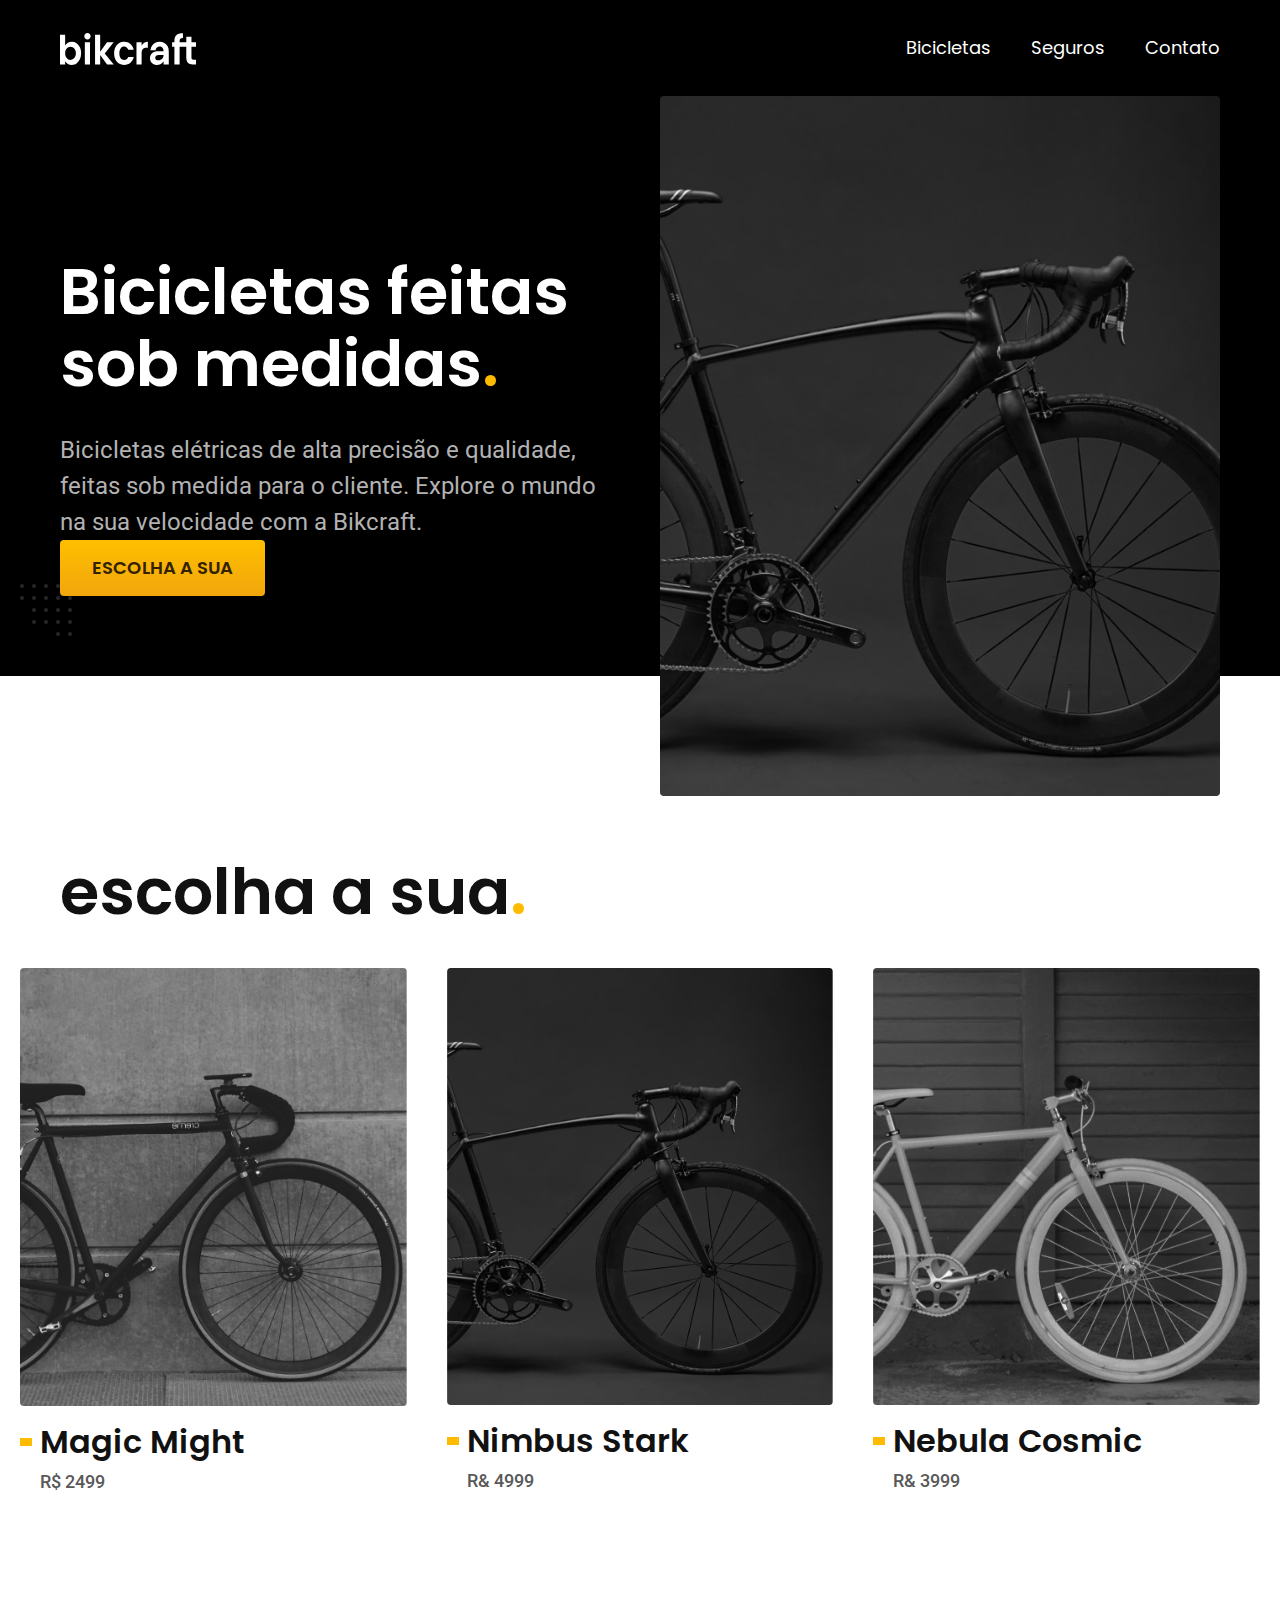
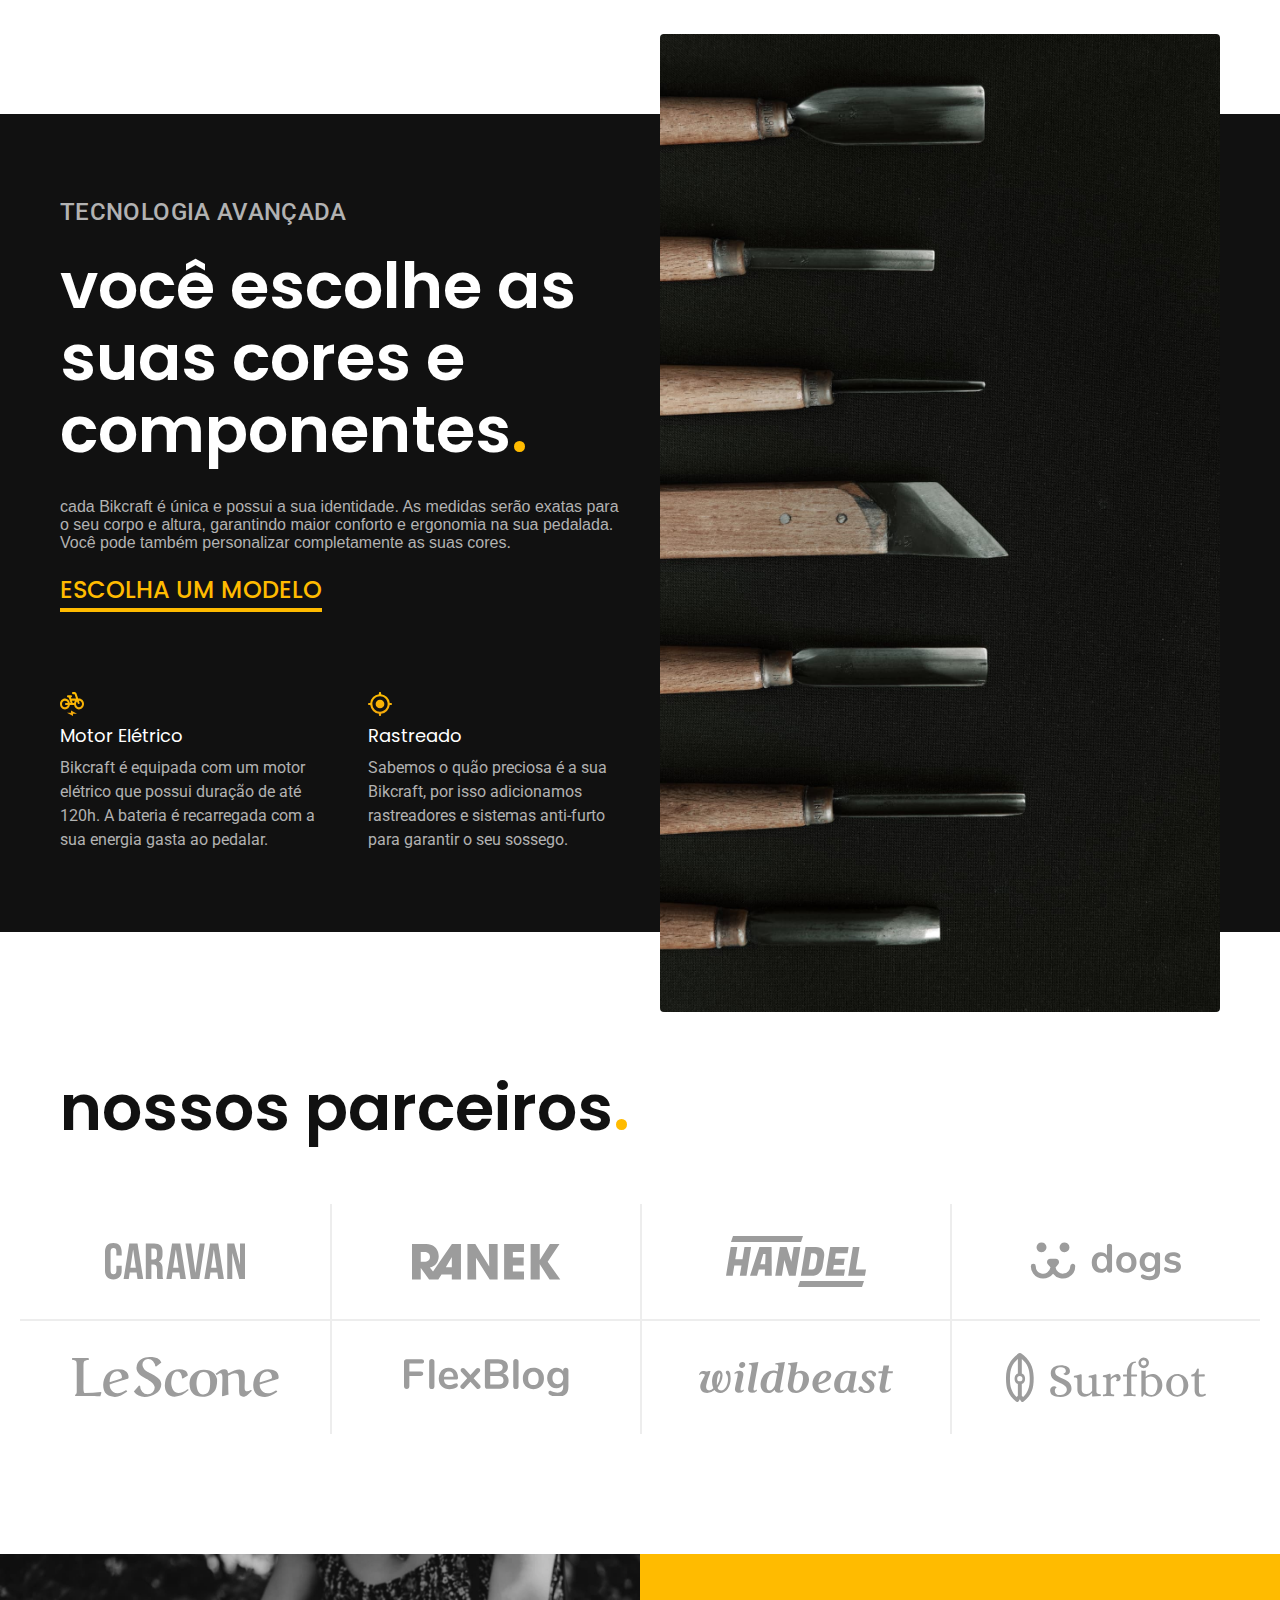
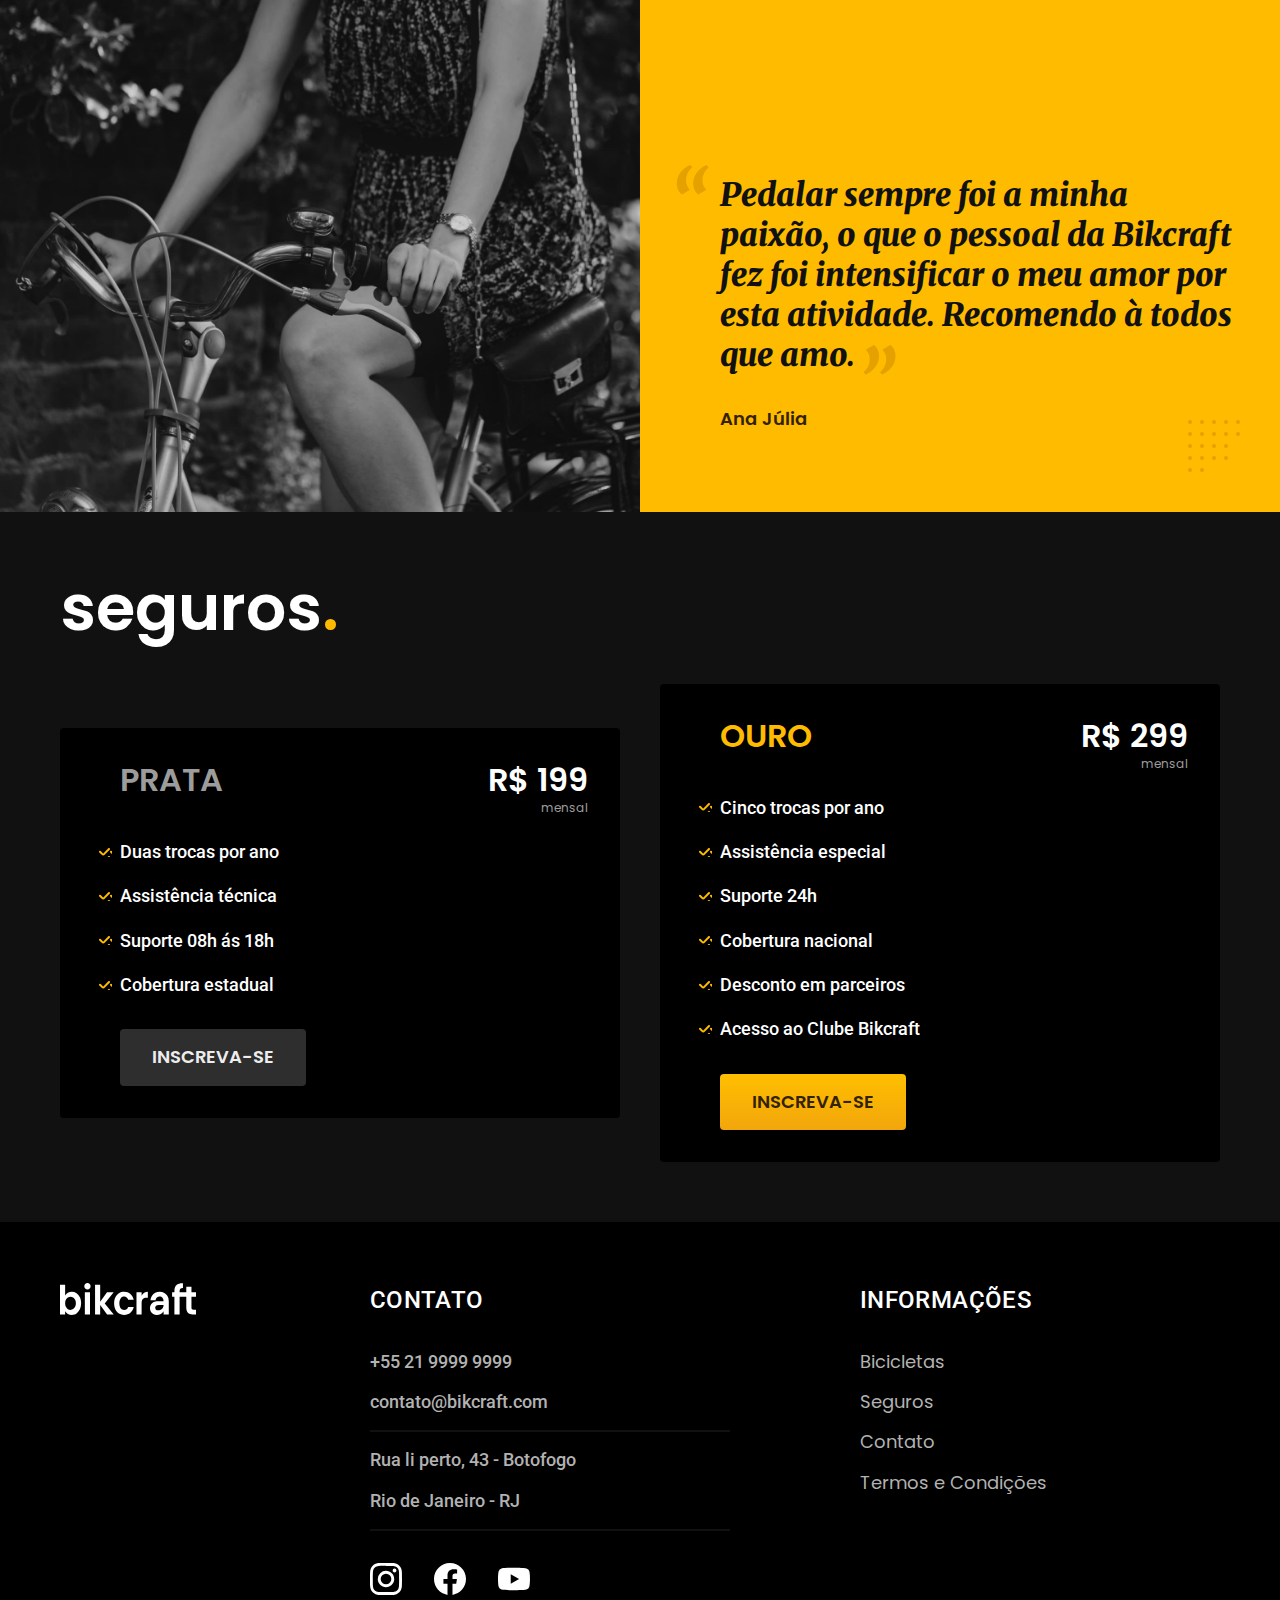
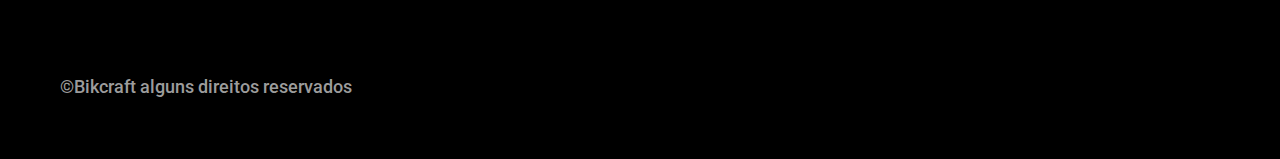
<file: index.html>
<!DOCTYPE html>
<html lang="pt-br">

<head>
  <meta charset="UTF-8">
  <meta http-equiv="X-UA-Compatible" content="IE=edge">
  <meta name="viewport" content="width=device-width, initial-scale=1.0">
  <title>Bikcraft - Bicicletas Elétricas</title>
  <meta name="description" content="Bicicletas elétricas da alta precisão e qualidade, feitas sob medida para o cliente. Explore o mundo na sua velocidade com a Bikcraft">

  <link rel="icon" href="./favicon.svg" type="image/svg+xml">
  <link rel="prelod" href="./css/style.min.css" as="style">
  <link rel="stylesheet" href="./css/style.min.css">

  <link rel="preconnect" href="https://fonts.googleapis.com">
  <link rel="preconnect" href="https://fonts.googleapis.com">
  <link rel="preconnect" href="https://fonts.gstatic.com" crossorigin>
  <link href="https://fonts.googleapis.com/css2?family=Merriweather:ital,wght@1,900&family=Poppins:wght@400;600&family=Roboto:wght@400;500&display=swap" rel="stylesheet">


  <script>document.documentElement.classList.add('js');</script>
</head>

<body>
  <header class="header-bg">
    <div class="header container">
      <a href="./">
        <img src="./img/bikcraft.svg" width="136" height="32" alt="Bikcraft">
      </a>
      <nav aria-label="primaria">
        <ul class="header-menu font-1-m cor-0">
          <li><a href="./bicicletas.html">Bicicletas</a></li>
          <li><a href="./seguros.html">Seguros</a></li>
          <li><a href="./contato.html">Contato</a></li>
        </ul>
      </nav>
    </div>
  </header>

  <main class="introducao-bg">
    <div class="introducao container">
      <div class="introducao-conteudo">
        <h1 class="font-1-xxl cor-0 fadeInDown" data-anime="200">Bicicletas feitas sob medidas<span class="cor-p1">.</span></h1>
        <p class="font-2-l cor-5 fadeInDown" data-anime="400">Bicicletas elétricas de alta precisão e qualidade, feitas sob medida para o cliente. Explore o mundo na sua velocidade com a Bikcraft.</p>
        <a class="botao fadeInDown" data-anime="600" href="./bicicletas.html">Escolha a sua</a>
      </div>
      <picture data-anime="800" class="fadeInDown">
        <source media="(max-width: 800px)" srcset="./img/bicicletas/nimbus.jpg">
        <img src="./img/introducao/introducao.jpg" width="1280" height="1600" alt="Bicicleta elétrica preta">
      </picture>
    </div>
  </main>

  <article class="bicicletas-lista">
    <h2 class="font-1-xxl container">escolha a sua<span class="cor-p1">.</span></h2>

    <ul>
      <li>
        <a href="./bicicletas/magic.html">
          <img src="./img/Bicicletas/magic-home.jpg" width="920" height="1040" alt="Bicicleta preta">
          <h3 class="font-1-xl">Magic Might</h3>
          <span class="font-2-m cor-8">R$ 2499</span>
        </a>
      </li>
      <li>
        <a href="./bicicletas/nimbus.html">
          <img src="./img/Bicicletas/nimbus-home.jpg" width="920" height="1040" alt="Bicicleta preta">
          <h3 class="font-1-xl">Nimbus Stark</h3>
          <span class="font-2-m cor-8">R& 4999</span>
        </a>
      </li>
      <li>
        <a href="./bicicletas/nebula.html">
          <img src="./img/Bicicletas/nebula-home.jpg" width="920" height="1040" alt="Bicicleta preta">
          <h3 class="font-1-xl">Nebula Cosmic</h3>
          <span class="font-2-m cor-8">R& 3999</span>
        </a>
      </li>
    </ul>
  </article>

  <article class="tecnologia-bg">
    <div class="tecnologia container">
      <div class="tecnologia-conteudo">
        <span class="font-2-l-b cor-5">tecnologia Avançada</span>
        <h2 class="font-1-xxl cor-0">você escolhe as suas cores e componentes<span class="cor-p1">.</span></h2>
        <p class="font-2-1 cor-5">cada Bikcraft é única e possui a sua identidade. As medidas serão exatas para o seu corpo e altura, garantindo maior conforto e ergonomia na sua pedalada. Você pode também personalizar completamente as suas cores.</p>
        <a class="link" href="./bicicletas.html">Escolha um modelo</a>
        <div class="tecnologia-vantagens">
          <div>
            <img src="./img/icones-vantagens/eletrica.svg" width="24" height="24" alt="">
            <h3 class="font-1-m cor-0">Motor Elétrico</h3>
            <p class="font-2-s cor-5">Bikcraft é equipada com um motor elétrico que possui duração de até 120h. A bateria é recarregada com a sua energia gasta ao pedalar.</p>
          </div>
          <div>
            <img src="./img/icones-vantagens/rastreador.svg" width="24" height="24" alt="">
            <h3 class="font-1-m cor-0">Rastreado</h3>
            <p class="font-2-s cor-5">Sabemos o quão preciosa é a sua Bikcraft, por isso adicionamos rastreadores e sistemas anti-furto para garantir o seu sossego.</p>
          </div>
        </div>
      </div>

      <div class="tecnologia-imagem">
        <img src="./img/introducao/tecnologia.jpg" width="1280" height="1920" alt="">
      </div>
    </div>
  </article>

  <section class="parceiros" aria-label="Nossos Parceiros">
    <h2 class="font-1-xxl container">nossos parceiros<span class="cor-p1">.</span></h2>

    <ul>
      <li><img src="./img/parceiros/caravan.svg" width="140" height="38" alt="caravan"></li>
      <li><img src="./img/parceiros/ranek.svg" width="149" height="36" alt="ranek"></li>
      <li><img src="./img/parceiros/handel.svg" width="140" height="50" alt="handel"></li>
      <li><img src="./img/parceiros/dogs.svg" width="152" height="39" alt="dogs"></li>
      <li><img src="./img/parceiros/lescone.svg" width="208" height="41" alt="lescone"></li>
      <li><img src="./img/parceiros/flexblog.svg" width="165" height="38" alt="flexblog"></li>
      <li><img src="./img/parceiros/wildbeast.svg" width="194" height="34" alt="wildbeast"></li>
      <li><img src="./img/parceiros/surfbot.svg" width="200" height="49" alt="surfbot"></li>
    </ul>
  </section>


  <section class="depoimento" aria-label="Depoimento">
    <div>
      <img src="./img/introducao/depoimento.jpg" width="1560" height="1360" alt="Pessoa pedalando uma bicicleta Bikcraft">
    </div>
    <div class="depoimento-conteudo">
      <blockquote class="font-1-xl">
        <p>Pedalar sempre foi a minha paixão, o que o pessoal da Bikcraft fez foi intensificar o meu amor por esta atividade. Recomendo à todos que amo.</p>
      </blockquote>
      <span class="font-1-m-b cor-p5">Ana Júlia</span>
    </div>
  </section>


  <article class="seguros-bg">
    <div class="seguros container">
      <h2 class="font-1-xxl cor-0">seguros<span class="cor-p1">.</span></h2>
      <div class="seguros-item">
        <h3 class="font-1-xl cor-6">PRATA</h3>
        <span class="font-1-xl cor-0">R$ 199<span class="font-1-xs cor-6">mensal</span></span>
        <ul class="font-2-m cor-0">
          <li>Duas trocas por ano</li>
          <li>Assistência técnica</li>
          <li>Suporte 08h ás 18h</li>
          <li>Cobertura estadual</li>
        </ul>
        <a class="botao secundario" href="./orcamento.html">Inscreva-se</a>
      </div>

      <div class="seguros-item">
        <h3 class="font-1-xl cor-p1">OURO</h3>
        <span class="font-1-xl cor-0">R$ 299 <span class="font-1-xs cor-6">mensal</span></span>
        <ul class="font-2-m cor-0">
          <li>Cinco trocas por ano</li>
          <li>Assistência especial</li>
          <li>Suporte 24h</li>
          <li>Cobertura nacional</li>
          <li>Desconto em parceiros </li>
          <li>Acesso ao Clube Bikcraft</li>
        </ul>
        <a class="botao" href="./orcamento.html">Inscreva-se</a>
      </div>
    </div>
  </article>

  <footer class="footer-bg">
    <div class="footer container">
      <img src="./img/bikcraft.svg" width="136" height="32" alt="bikcraft">
      <div class="footer-contato">
        <h3 class="font-2-l-b cor-0">Contato</h3>
        <ul class="font-2-m cor-5">
          <li><a href="tel:+5521999999999">+55 21 9999 9999</a></li>
          <li><a href="mailto:contato@bikcraft.com">contato@bikcraft.com</a></li>
          <li>Rua li perto, 43 - Botofogo</li>
          <li>Rio de Janeiro - RJ</li>
        </ul>
        <div class="footer-redes">
          <a href="./">
            <img src="./img/redes sociais/instagram.svg" width="32" height="32" alt="Instagram">
          </a>
          <a href="./">
            <img src="./img/redes sociais/facebook.svg" width="32" height="32" alt="Facebook">
          </a>
          <a href="./">
            <img src="./img/redes sociais/youtube.svg" width="32" height="32" alt="Youtube">
          </a>

        </div>
      </div>
      <div class="footer-informacoes">
        <h3 class="font-2-l-b cor-0">Informações</h3>
        <nav>
          <ul class="font-1-m cor-5">
            <li><a href="./bicicletas.html">Bicicletas</a></li>
            <li><a href="./seguros.html">Seguros</a></li>
            <li><a href="./contato.html">Contato</a></li>
            <li><a href="./termos.html">Termos e Condições</a></li>
          </ul>
        </nav>
      </div>
      <p class="footer-copy font-2-m cor-6 ">©Bikcraft alguns direitos reservados</p>
    </div>
  </footer>

  <script src="./js/plugins/simple-anime.js"></script>
  <script src="./js/script.js"></script>
</body>

</html>
</file>
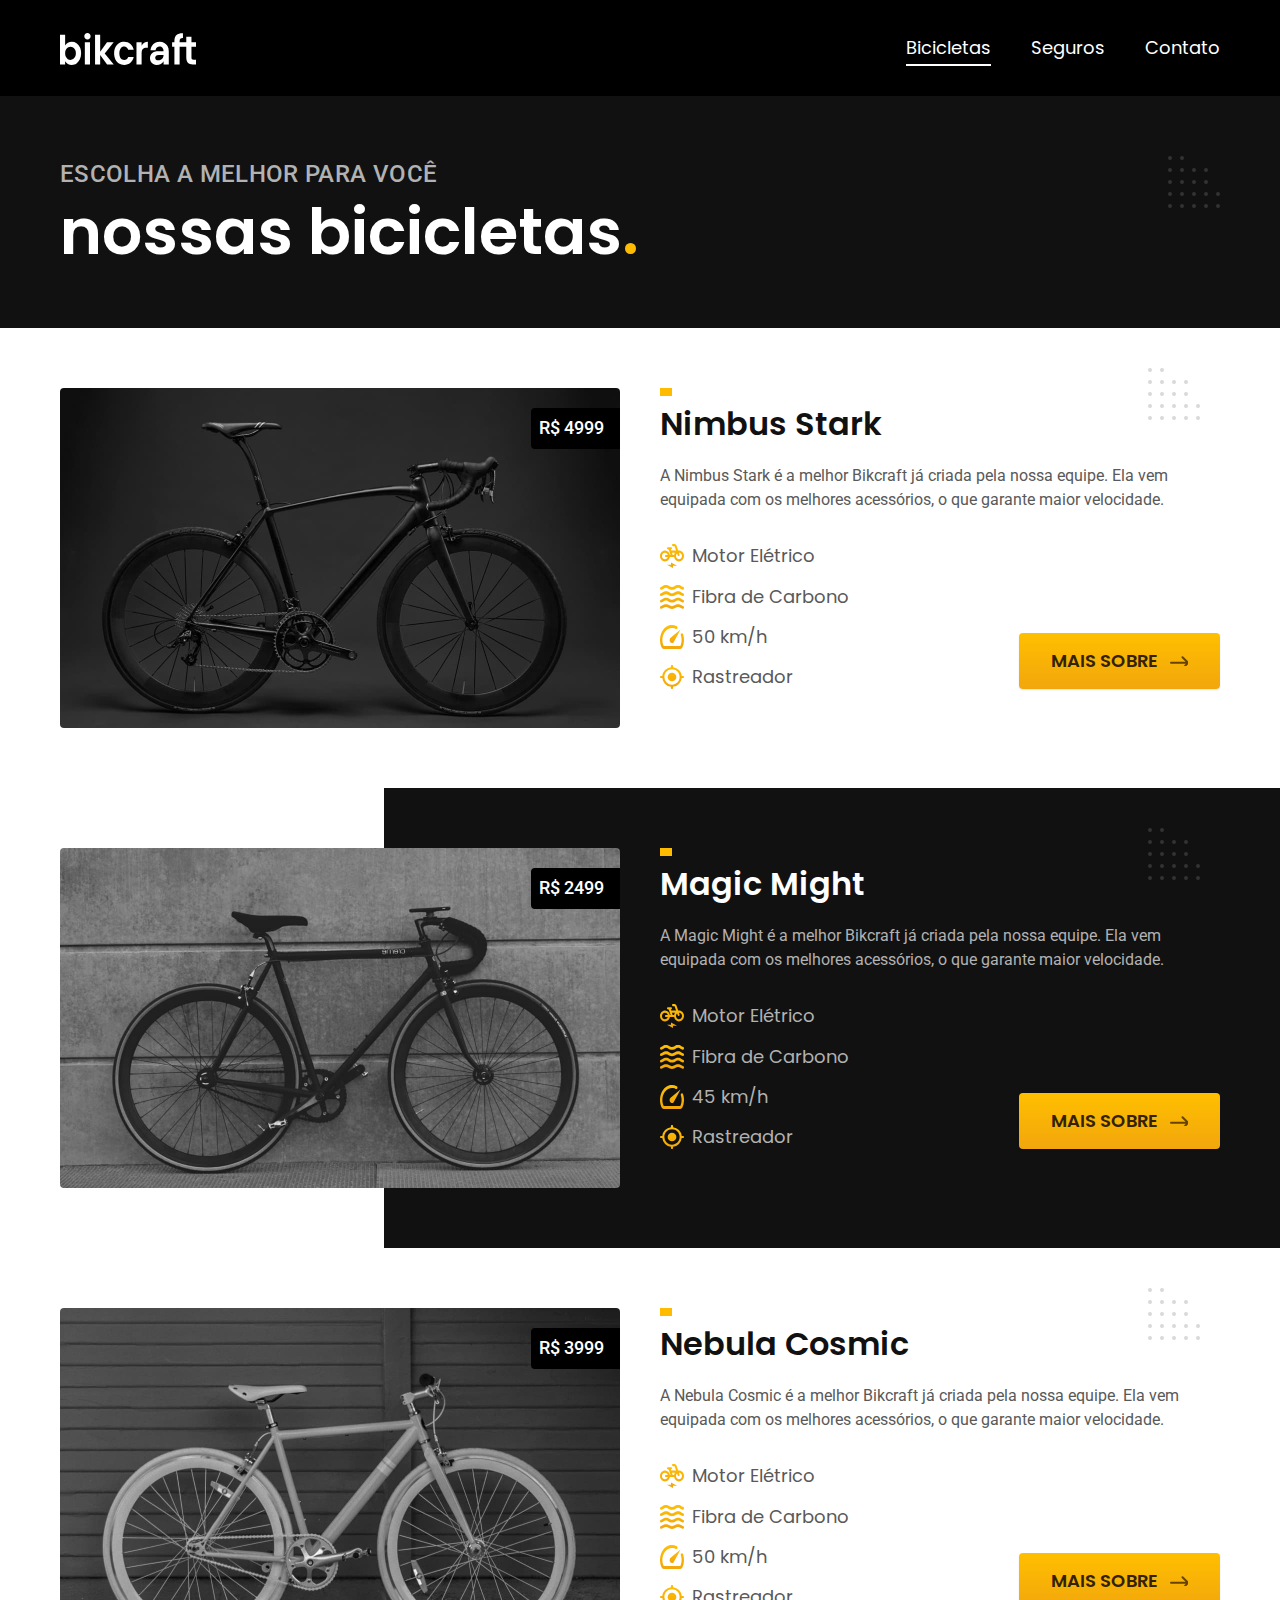
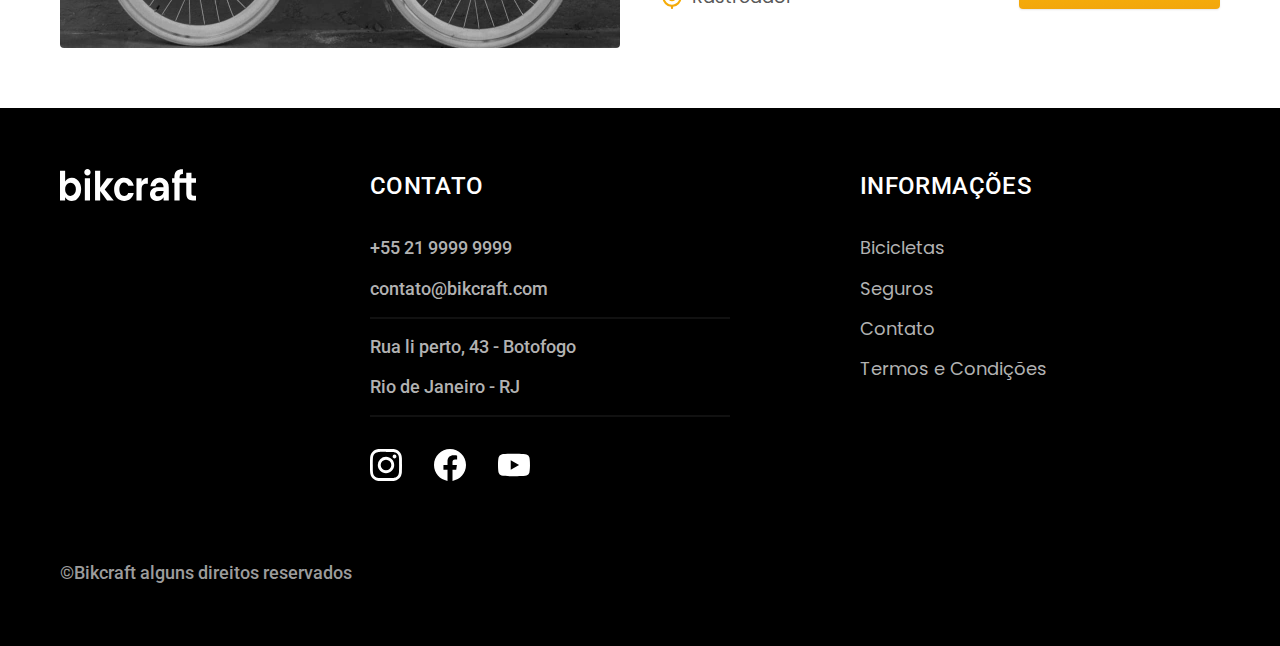
<file: bicicletas.html>
<!DOCTYPE html>
<html lang="pt-br">

<head>
  <meta charset="UTF-8">
  <meta http-equiv="X-UA-Compatible" content="IE=edge">
  <meta name="viewport" content="width=device-width, initial-scale=1.0">
  <title>Bicicletas| Bikcraft</title>
  <meta name="description" content="Termos e Condições.">
  <link rel="icon" href="./favicon.svg" type="image/svg+xml">
  <link rel="prelod" href="./css/style.min.css" as="style">
  <link rel="stylesheet" href="./css/style.min.css">
  <link rel="preconnect" href="https://fonts.googleapis.com">
  <link rel="preconnect" href="https://fonts.googleapis.com">
  <link rel="preconnect" href="https://fonts.gstatic.com" crossorigin>
  <link href="https://fonts.googleapis.com/css2?family=Merriweather:ital,wght@1,900&family=Poppins:wght@400;600&family=Roboto:wght@400;500&display=swap" rel="stylesheet">
  <script>document.documentElement.classList.add('js');</script>
</head>

<body id="bicicletas">
  <header class="header-bg">
    <div class="header container">
      <a href="./">
        <img src="./img/bikcraft.svg" alt="Bikcraft">
      </a>
      <nav aria-label="primaria">
        <ul class="header-menu font-1-m cor-0">
          <li><a href="./bicicletas.html">Bicicletas</a></li>
          <li><a href="./seguros.html">Seguros</a></li>
          <li><a href="./contato.html">Contato</a></li>
        </ul>
      </nav>
    </div>
  </header>


  <main>
    <div class="titulo-bg">
      <div class="titulo container">
        <p class="font-2-l-b cor-5">escolha a melhor para você</p>
        <h1 class="font-1-xxl cor-0">nossas bicicletas<span class="cor-p1">.</span></h1>
      </div>
    </div>


    <div class="bicicletas container">
      <div class="bicicletas-imagem">
        <img src="./img/Bicicletas/nimbus.jpg" alt="bicicleta preta">
        <span class="font-2-m cor-0">R$ 4999</span>
      </div>
      <div class="bicicletas-conteudo">
        <h2 class="font-1-xl">Nimbus Stark</h2>
        <p class="font-2-s cor-8">A Nimbus Stark é a melhor Bikcraft já criada pela nossa equipe. Ela vem equipada com os melhores acessórios, o que garante maior velocidade.</p>
        <ul class="font-1-m cor-8">
          <li><img src="./img/icones-vantagens/eletrica.svg" alt="">
            Motor Elétrico
          </li>
          <li><img src="./img/icones-vantagens/fibra.svg" alt="">
            Fibra de Carbono
          </li>
          <li><img src="./img/icones-vantagens/velocidade.svg" alt="">
            50 km/h
          </li>
          <li><img src="./img/icones-vantagens/rastreador.svg" alt="">
            Rastreador
          </li>
        </ul>
        <a class="botao seta" href="./bicicletas/nimbus.html">Mais Sobre</a>
      </div>
    </div>

    <div class="bicicletas-bg">
      <div class="bicicletas container">
        <div class="bicicletas-imagem">
          <img src="./img/Bicicletas/magic.jpg" alt="bicicleta preta">
          <span class="font-2-m cor-0">R$ 2499</span>
        </div>
        <div class="bicicletas-conteudo">
          <h2 class="font-1-xl cor-0">Magic Might</h2>
          <p class="font-2-s cor-5">A Magic Might é a melhor Bikcraft já criada pela nossa equipe. Ela vem equipada com os melhores acessórios, o que garante maior velocidade.</p>
          <ul class="font-1-m cor-5">
            <li><img src="./img/icones-vantagens/eletrica.svg" alt="">
              Motor Elétrico
            </li>
            <li><img src="./img/icones-vantagens/fibra.svg" alt="">
              Fibra de Carbono
            </li>
            <li><img src="./img/icones-vantagens/velocidade.svg" alt="">
              45 km/h
            </li>
            <li><img src="./img/icones-vantagens/rastreador.svg" alt="">
              Rastreador
            </li>
          </ul>
          <a class="botao seta" href="./bicicletas/magic.html">Mais Sobre</a>
        </div>
      </div>
    </div>


    <div class="bicicletas container">
      <div class="bicicletas-imagem">
        <img src="./img/Bicicletas/nebula.jpg" alt="bicicleta preta">
        <span class="font-2-m cor-0">R$ 3999</span>
      </div>
      <div class="bicicletas-conteudo">
        <h2 class="font-1-xl">Nebula Cosmic</h2>
        <p class="font-2-s cor-8">A Nebula Cosmic é a melhor Bikcraft já criada pela nossa equipe. Ela vem equipada com os melhores acessórios, o que garante maior velocidade.</p>
        <ul class="font-1-m cor-8">
          <li><img src="./img/icones-vantagens/eletrica.svg" alt="">
            Motor Elétrico
          </li>
          <li><img src="./img/icones-vantagens/fibra.svg" alt="">
            Fibra de Carbono
          </li>
          <li><img src="./img/icones-vantagens/velocidade.svg" alt="">
            50 km/h
          </li>
          <li><img src="./img/icones-vantagens/rastreador.svg" alt="">
            Rastreador
          </li>
        </ul>
        <a class="botao seta" href="./bicicletas/nebula.html">Mais Sobre</a>
      </div>
    </div>

  </main>


  <footer class="footer-bg">
    <div class="footer container">
      <img src="./img/bikcraft.svg" alt="bikcraft">
      <div class="footer-contato">
        <h3 class="font-2-l-b cor-0">Contato</h3>
        <ul class="font-2-m cor-5">
          <li><a href="tel:+5521999999999">+55 21 9999 9999</a></li>
          <li><a href="mailto:contato@bikcraft.com">contato@bikcraft.com</a></li>
          <li>Rua li perto, 43 - Botofogo</li>
          <li>Rio de Janeiro - RJ</li>
        </ul>
        <div class="footer-redes">
          <a href="./">
            <img src="./img/redes sociais/instagram.svg" alt="Instagram">
          </a>
          <a href="./">
            <img src="./img/redes sociais/facebook.svg" alt="Facebook">
          </a>
          <a href="./">
            <img src="./img/redes sociais/youtube.svg" alt="Youtube">
          </a>

        </div>
      </div>
      <div class="footer-informacoes">
        <h3 class="font-2-l-b cor-0">Informações</h3>
        <nav>
          <ul class="font-1-m cor-5">
            <li><a href="./bicicletas.html">Bicicletas</a></li>
            <li><a href="./seguros.html">Seguros</a></li>
            <li><a href="./contato.html">Contato</a></li>
            <li><a href="./termos.html">Termos e Condições</a></li>
          </ul>
        </nav>
      </div>
      <p class="footer-copy font-2-m cor-6 ">©Bikcraft alguns direitos reservados</p>
    </div>
  </footer>

  <script src="./js/script.js"></script>
</body>

</html>
</file>
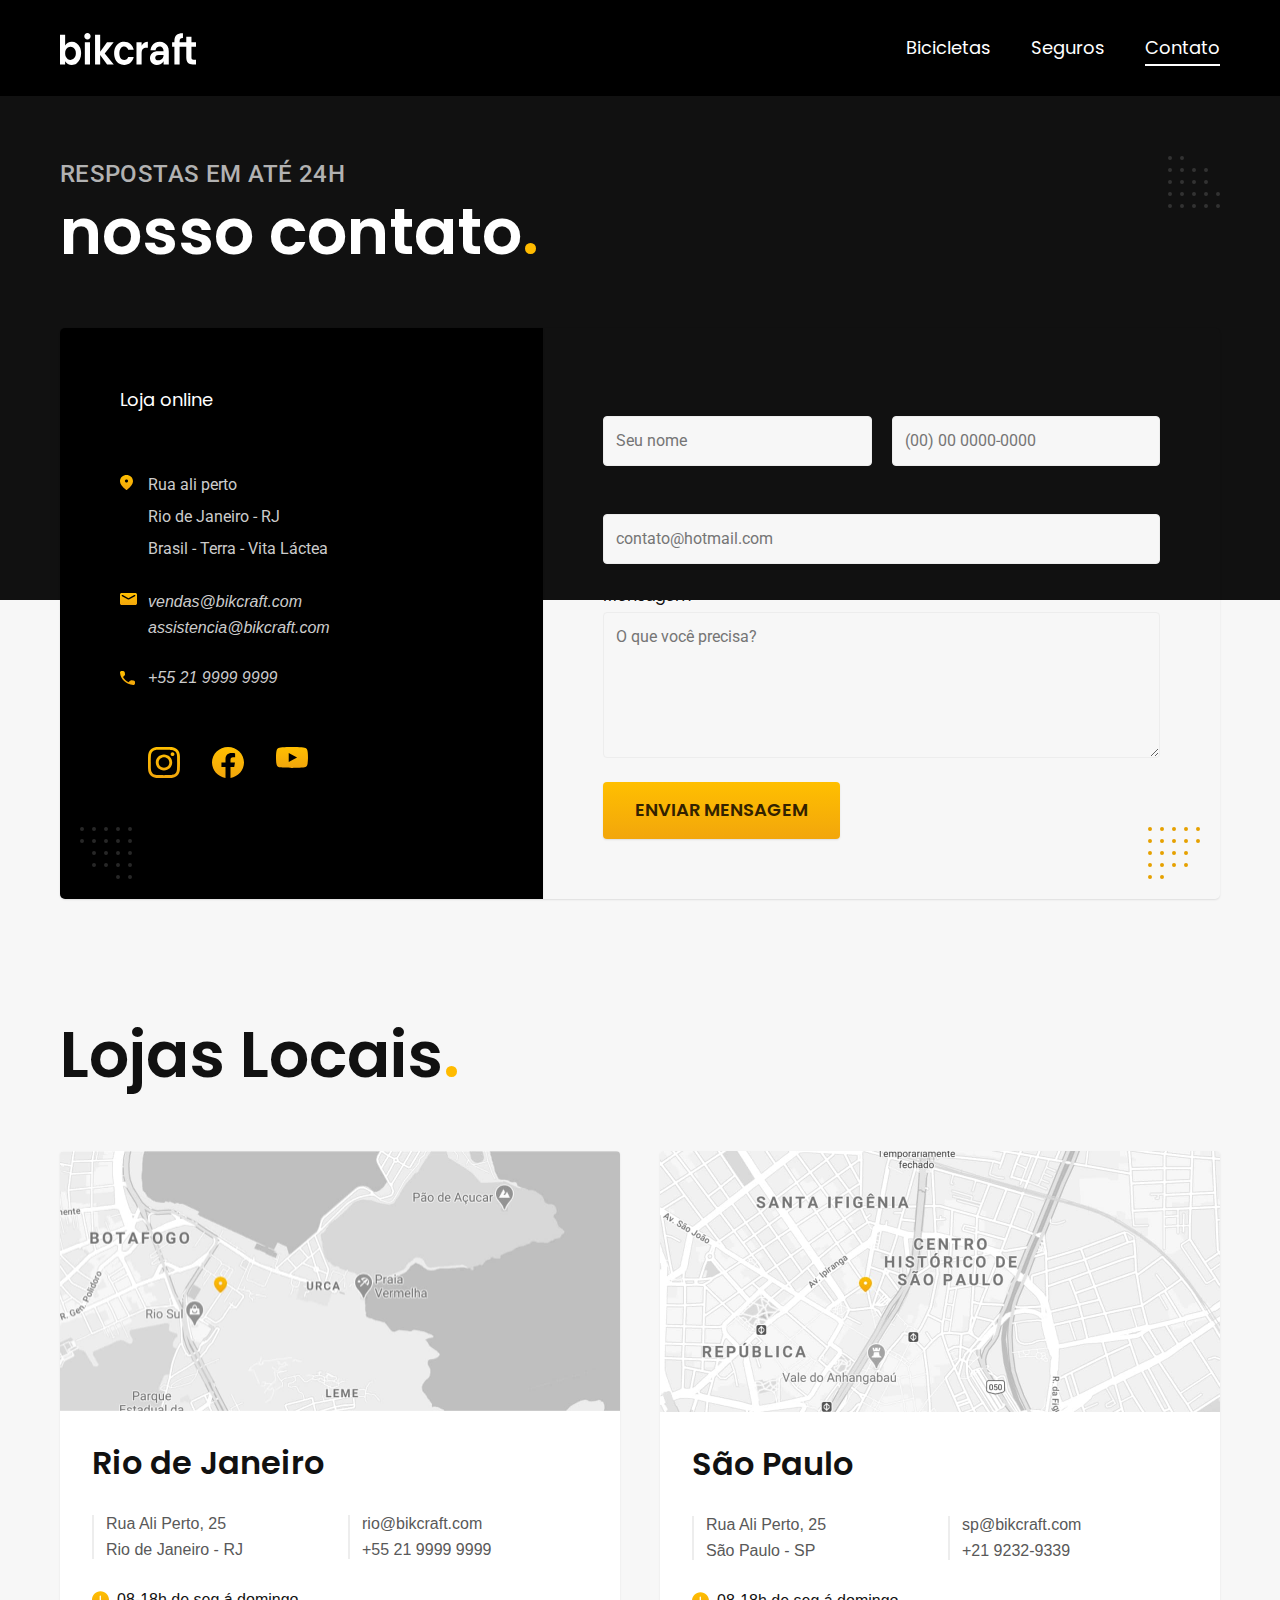
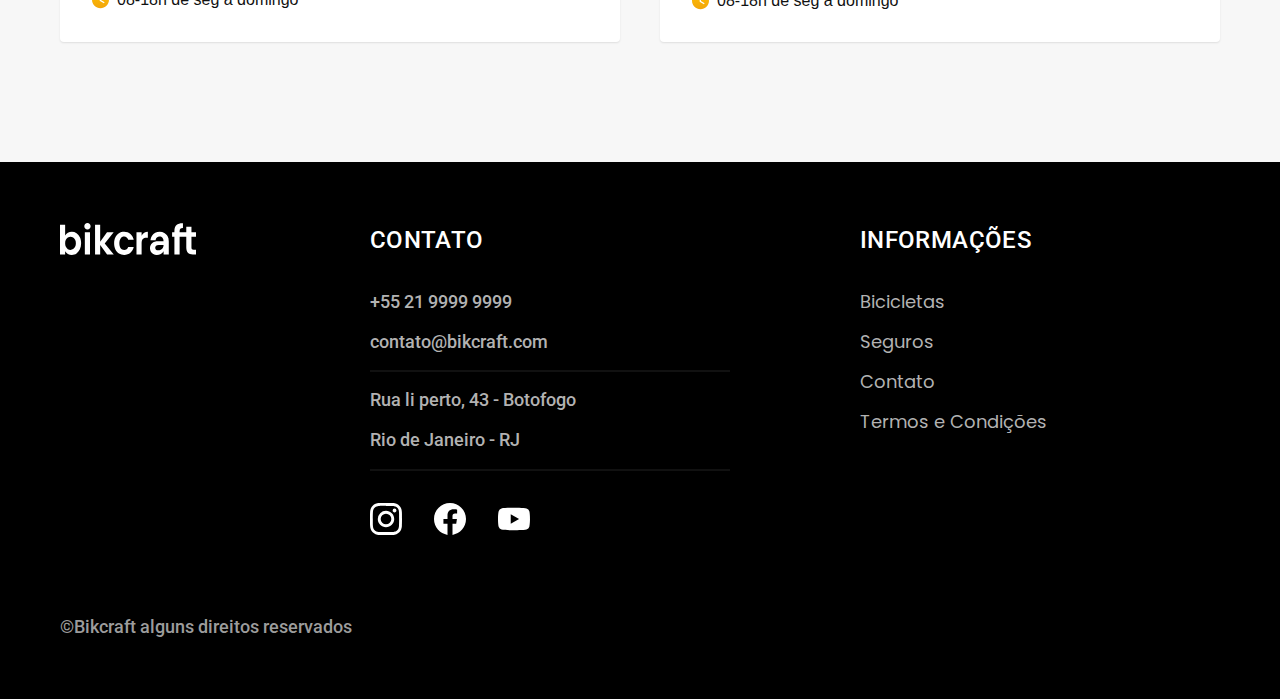
<file: contato.html>
<!DOCTYPE html>
<html lang="pt-br">

<head>
  <meta charset="UTF-8">
  <meta http-equiv="X-UA-Compatible" content="IE=edge">
  <meta name="viewport" content="width=device-width, initial-scale=1.0">
  <title>Contato | Bikcraft</title>
  <meta name="description" content="Termos e Condições.">
  <link rel="icon" href="./favicon.svg" type="image/svg+xml">
  <link rel="prelod" href="./css/style.min.css" as="style">
  <link rel="stylesheet" href="./css/style.min.css">
  <link rel="preconnect" href="https://fonts.googleapis.com">
  <link rel="preconnect" href="https://fonts.googleapis.com">
  <link rel="preconnect" href="https://fonts.gstatic.com" crossorigin>
  <link href="https://fonts.googleapis.com/css2?family=Merriweather:ital,wght@1,900&family=Poppins:wght@400;600&family=Roboto:wght@400;500&display=swap" rel="stylesheet">
  <script>document.documentElement.classList.add('js');</script>
</head>

<body id="contato">
  <header class="header-bg">
    <div class="header container">
      <a href="./">
        <img src="./img/bikcraft.svg" alt="Bikcraft">
      </a>
      <nav aria-label="primaria">
        <ul class="header-menu font-1-m cor-0">
          <li><a href="./bicicletas.html">Bicicletas</a></li>
          <li><a href="./seguros.html">Seguros</a></li>
          <li><a href="./contato.html">Contato</a></li>
        </ul>
      </nav>
    </div>
  </header>


  <main>
    <div class="titulo-bg">
      <div class="titulo container">
        <p class="font-2-l-b cor-5">Respostas em até 24h</p>
        <h1 class="font-1-xxl cor-0">nosso contato<span class="cor-p1">.</span></h1>
      </div>
    </div>

    <div class="contato container">
      <section class="contato-dados" aria-label="Endereço">
        <h2 class="font-1-m cor-0">Loja online</h2>
        <div class="contato-endereco font-2-s cor-4">
          <p>Rua ali perto</p>
          <p>Rio de Janeiro - RJ</p>
          <p>Brasil - Terra - Vita Láctea</p>
        </div>
        <address class="contato-meios font--2-s cor-4">
          <a href="mailto:vendas@bikcraft.com">vendas@bikcraft.com</a>
          <a href="mailto:assistencia@bikcraft.com">assistencia@bikcraft.com</a>
          <a href="tel:+5521999999999">+55 21 9999 9999</a>
        </address>
        <div class="contato-redes">
          <a href="./">
            <img src="./img/redes sociais/instagram-p-2.svg" alt="Instagram">
          </a>
          <a href="./">
            <img src="./img/redes sociais/facebook-p-1.svg" alt="Facebook">
          </a>
          <a href="./">
            <img src="./img/redes sociais/youtube-p.svg" alt="Youtube">
          </a>
        </div>
      </section>
      <section class="contato-formulario" aria-label="formulario">
        <form class="form" action="./contato.html">
          <div>
            <label for="nome">Nome</label>
            <input type="text" name="nome" id="nome" placeholder="Seu nome">
          </div>
          <div>
            <label for="telefone">Telefone</label>
            <input type="text" name="telefone" id="telefone" placeholder="(00) 00 0000-0000">
          </div>
          <div class="col-2">
            <label for="email">Email</label>
            <input type="text" name="email" id="email" placeholder="contato@hotmail.com">
          </div>
          <div class="col-2">
            <label for="mensagem">Mensagem</label>
            <textarea rows="5" name="mensagem" id="mensagem" placeholder="O que você precisa?"></textarea>
          </div>
          <button class="botao col-2">Enviar Mensagem</button>
        </form>
      </section>
    </div>
  </main>

  <article class="lojas container">
    <h2 class="font-1-xxl">Lojas Locais<span class="cor-p1">.</span></h2>
    <div class="lojas-item">
      <img src="./img/lojas/rj.jpg" alt="Rio de janeiro">
      <div class="lojas-conteudo">
        <h3 class="font-1-xl">Rio de Janeiro</h3>
        <div class="lojas-dados f ont-2-s cor-8">
          <p>Rua Ali Perto, 25</p>
          <p>Rio de Janeiro - RJ</p>
        </div>
        <div class="lojas-dados f ont-2-s cor-8">
          <a href="mailto:assistencia@bikcraft.com">rio@bikcraft.com</a>
          <a href="tel:+5521999999999">+55 21 9999 9999</a>
        </div>
        <p class="lojas-tempo font-1-s"><img src="./img/icones/relogio.svg" alt=""> 08-18h de seg á domingo</p>
      </div>
    </div>
    <div class="lojas-item">
      <img src="./img/lojas/sp.jpg" alt="Sao Paulo">
      <div class="lojas-conteudo">
        <h3 class="font-1-xl">São Paulo</h3>
        <div class="lojas-dados f ont-2-s cor-8">
          <p>Rua Ali Perto, 25</p>
          <p>São Paulo - SP</p>
        </div>
        <div class="lojas-dados f ont-2-s cor-8">
          <a href="mailto:assistencia@bikcraft.com">sp@bikcraft.com</a>
          <a href="tel:+21 9232-9339">+21 9232-9339</a>
        </div>
        <p class="lojas-tempo font-1-s"><img src="./img/icones/relogio.svg" alt=""> 08-18h de seg á domingo</p>
      </div>
    </div>
  </article>



  <footer class="footer-bg">
    <div class="footer container">
      <img src="./img/bikcraft.svg" alt="bikcraft">
      <div class="footer-contato">
        <h3 class="font-2-l-b cor-0">Contato</h3>
        <ul class="font-2-m cor-5">
          <li><a href="tel:+5521999999999">+55 21 9999 9999</a></li>
          <li><a href="mailto:contato@bikcraft.com">contato@bikcraft.com</a></li>
          <li>Rua li perto, 43 - Botofogo</li>
          <li>Rio de Janeiro - RJ</li>
        </ul>
        <div class="footer-redes">
          <a href="./">
            <img src="./img/redes sociais/instagram.svg" alt="Instagram">
          </a>
          <a href="./">
            <img src="./img/redes sociais/facebook.svg" alt="Facebook">
          </a>
          <a href="./">
            <img src="./img/redes sociais/youtube.svg" alt="Youtube">
          </a>
        </div>
      </div>

      <div class="footer-informacoes">
        <h3 class="font-2-l-b cor-0">Informações</h3>
        <nav>
          <ul class="font-1-m cor-5">
            <li><a href="./bicicletas.html">Bicicletas</a></li>
            <li><a href="./seguros.html">Seguros</a></li>
            <li><a href="./contato.html">Contato</a></li>
            <li><a href="./termos.html">Termos e Condições</a></li>
          </ul>
        </nav>
      </div>
      <p class="footer-copy font-2-m cor-6 ">©Bikcraft alguns direitos reservados</p>
    </div>
  </footer>

  <script src="./js/script.js"></script>
</body>

</html>
</file>
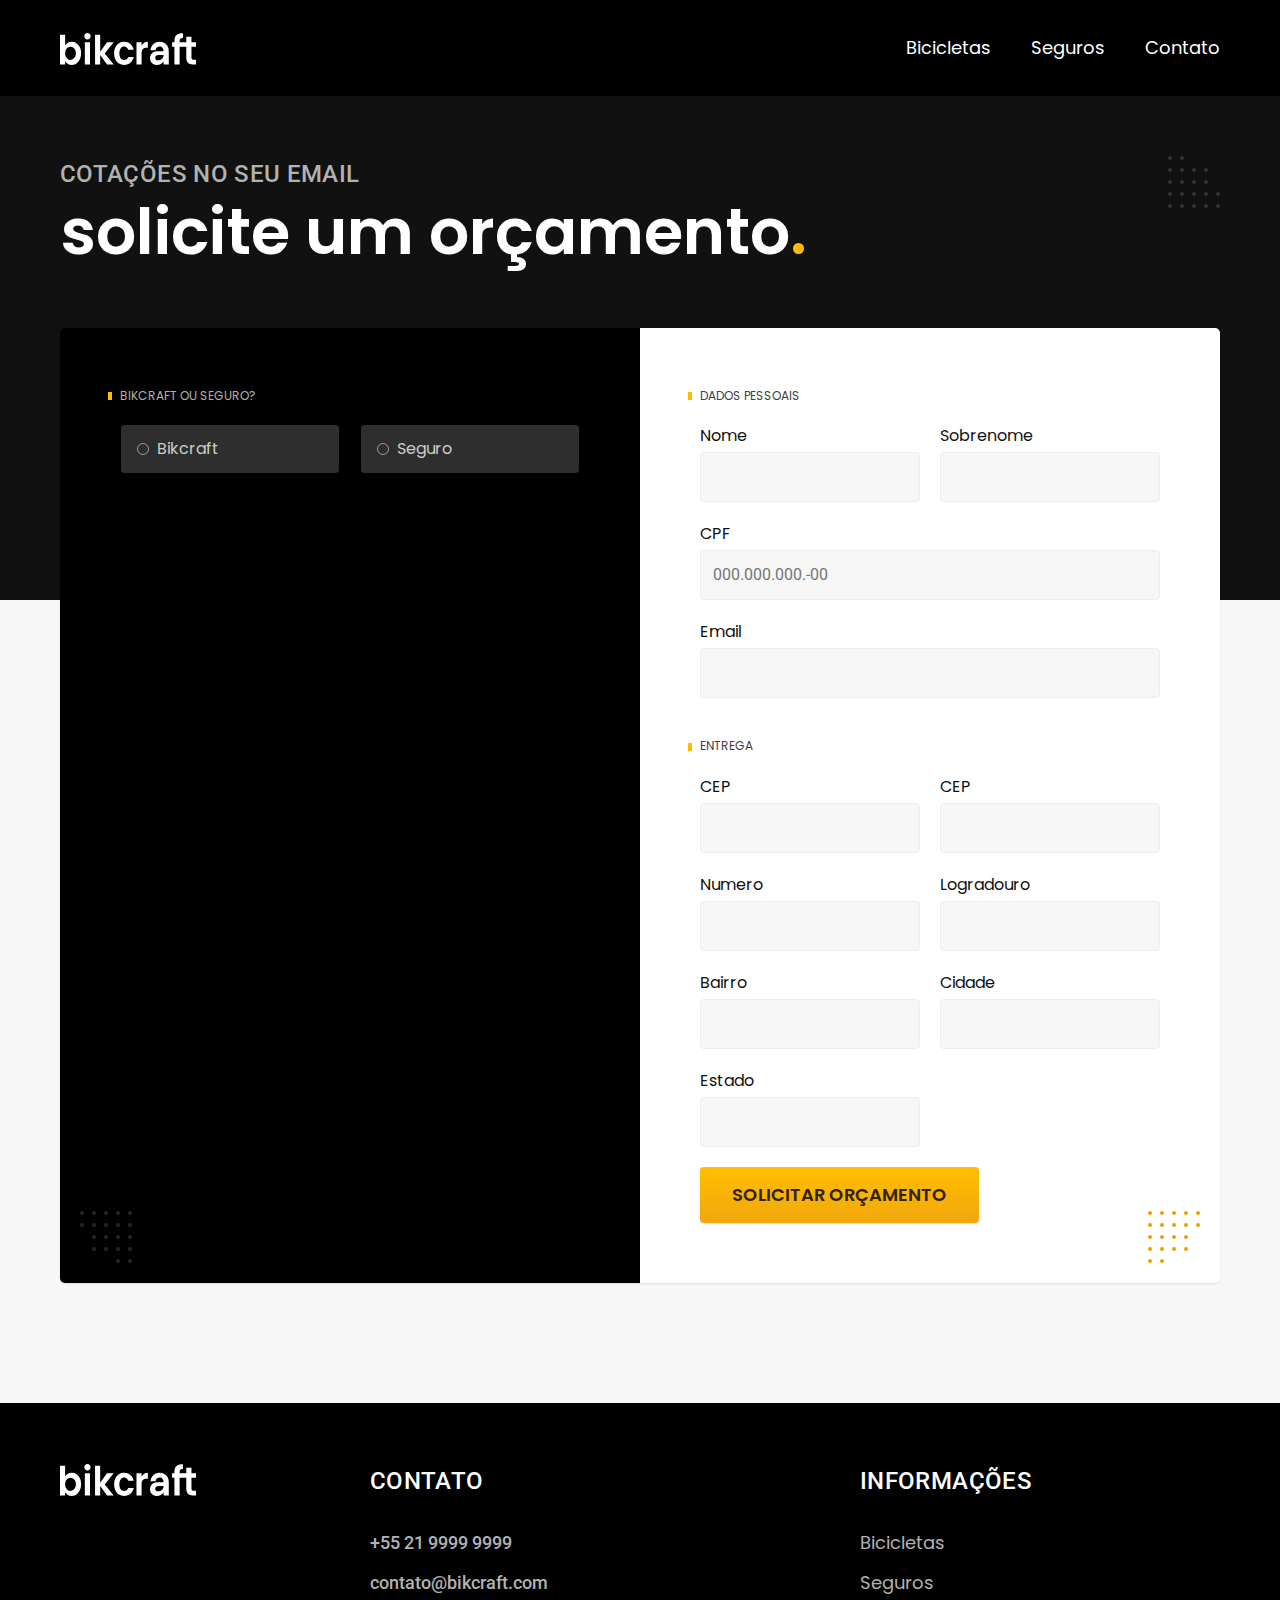
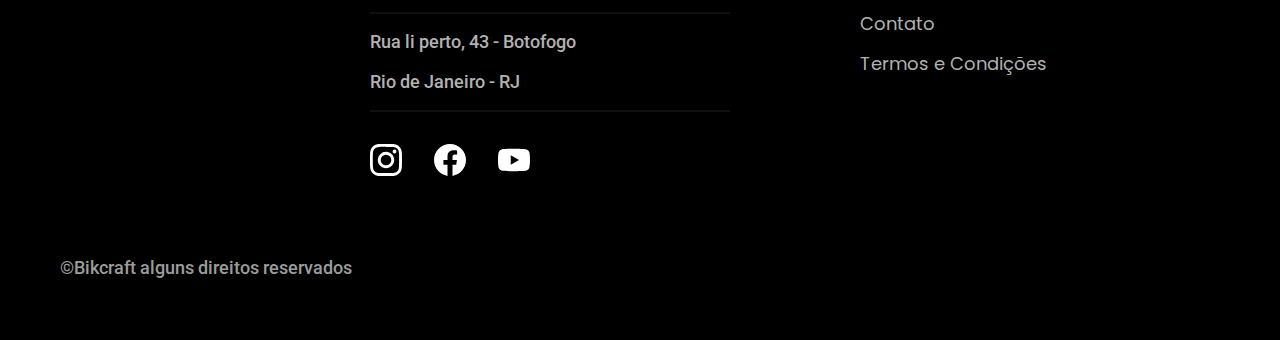
<file: orcamento.html>
<!DOCTYPE html>
<html lang="pt-br">

<head>
  <meta charset="UTF-8">
  <meta http-equiv="X-UA-Compatible" content="IE=edge">
  <meta name="viewport" content="width=device-width, initial-scale=1.0">
  <title>Orçamento | Bikcraft</title>
  <meta name="description" content="Termos e Condições.">
  <link rel="icon" href="./favicon.svg" type="image/svg+xml">
  <link rel="prelod" href="./css/style.min.css" as="style">
  <link rel="stylesheet" href="./css/style.min.css">
  <link rel="preconnect" href="https://fonts.googleapis.com">
  <link rel="preconnect" href="https://fonts.googleapis.com">
  <link rel="preconnect" href="https://fonts.gstatic.com" crossorigin>
  <link href="https://fonts.googleapis.com/css2?family=Merriweather:ital,wght@1,900&family=Poppins:wght@400;600&family=Roboto:wght@400;500&display=swap" rel="stylesheet">
  <script>document.documentElement.classList.add('js');</script>
</head>

<body id="orcamento">
  <header class="header-bg">
    <div class="header container">
      <a href="./">
        <img src="./img/bikcraft.svg" alt="Bikcraft">
      </a>
      <nav aria-label="primaria">
        <ul class="header-menu font-1-m cor-0">
          <li><a href="./bicicletas.html">Bicicletas</a></li>
          <li><a href="./seguros.html">Seguros</a></li>
          <li><a href="./contato.html">Contato</a></li>
        </ul>
      </nav>
    </div>
  </header>

  <main>
    <div class="titulo-bg">
      <div class="titulo container">
        <p class="font-2-l-b cor-5">Cotações no seu email</p>
        <h1 class="font-1-xxl cor-0">solicite um orçamento<span class="cor-p1">.</span></h1>
      </div>
    </div>

    <form class="orcamento container" action="./">
      <div class="orcamento-produto">
        <h2 class="font-1-xs cor-5">Bikcraft ou Seguro?</h2>


        <input type="radio" name="tipo" value="bikcraft" id="bikcraft">
        <label for="bikcraft">Bikcraft</label>

        <input type="radio" name="tipo" value="seguro" id="seguro">
        <label for="seguro">Seguro</label>

        <div class="orcamento-conteudo" id="orcamento-bikcraft">
          <h2 class="font-1-xs cor-5">Escolha a sua</h2>

          <input type="radio" name="produto" value="nimbus" id="nimbus">
          <label for="nimbus">Nimbus Stark <span>R$ 4999</span></label>
          <div class="orcamento-detalhes">
            <ul class="font-1-xs cor-8">
              <li><img src="./img/icones-vantagens/eletrica.svg" alt="">Motor elétrico</li>
              <li><img src="./img/icones-vantagens/fibra.svg" alt="">Fibra carbono</li>
              <li><img src="./img/icones-vantagens/velocidade.svg" alt="">50 km</li>
              <li><img src="./img/icones-vantagens/rastreador.svg" alt="">rRastreador</li>
            </ul>
            <img src="./img/Bicicletas/nimbus.jpg" alt="Bicicleta preta">
          </div>

          <input type="radio" name="produto" value="magic" id="magic">
          <label for="magic">Magic Maght <span>R$ 2499</span></label>
          <div class="orcamento-detalhes">
            <ul class="font-1-xs cor-8">
              <li><img src="./img/icones-vantagens/eletrica.svg" alt="">Motor elétrico</li>
              <li><img src="./img/icones-vantagens/fibra.svg" alt="">Fibra carbono</li>
              <li><img src="./img/icones-vantagens/velocidade.svg" alt="">45 km</li>
              <li><img src="./img/icones-vantagens/rastreador.svg" alt="">rRastreador</li>
            </ul>
            <img src="./img/Bicicletas/magic.jpg" alt="Bicicleta preta">
          </div>

          <input type="radio" name="produto" value="Nebula" id="Nebula">
          <label for="Nebula">Nebula Comisc <span>R$ 3999</span></label>
          <div class="orcamento-detalhes">
            <ul class="font-1-xs cor-8">
              <li><img src="./img/icones-vantagens/eletrica.svg" alt="">Motor elétrico</li>
              <li><img src="./img/icones-vantagens/fibra.svg" alt="">Fibra carbono</li>
              <li><img src="./img/icones-vantagens/velocidade.svg" alt="">40 km</li>
              <li><img src="./img/icones-vantagens/rastreador.svg" alt="">rRastreador</li>
            </ul>
            <img src="./img/Bicicletas/nebula.jpg" alt="Bicicleta branca">
          </div>
        </div>

        <div class="orcamento-conteudo" id="orcamento-seguro">
          <h2 class="font-1-xs cor-5">Escolhao plano</h2>

          <input type="radio" name="produto" value="prata" id="prata">
          <label for="prata">Prata <span>R$ 199</span></label>

          <input type="radio" name="produto" value="ouro" id="ouro">
          <label for="ouro">Ouro <span>R$ 299</span></label>

        </div>
      </div>

      <div class="orcamento-dados form">
        <h2 class="font-1-xs cor-9 col-2">dados pessoais</h2>
        <div>
          <label for="nome">Nome</label>
          <input type="text" name="nome" id="nome">
        </div>
        <div>
          <label for="sobrenome">Sobrenome</label>
          <input type="text" name="sobrenome" id="sobrenome">
        </div>
        <div class="col-2">
          <label for="cpf">CPF</label>
          <input type="text" name="cpf" id="cpf" placeholder="000.000.000.-00">
        </div>
        <div class="col-2">
          <label for="email">Email</label>
          <input type="email" name="email" id="email">
        </div>


        <h2 class="font-1-xs cor-9 col-2">entrega</h2>
        <div>
          <label for="cep">CEP</label>
          <input type="text" name="cep" id="cep">
        </div>
        <div>
          <label for="cep">CEP</label>
          <input type="text" name="cep" id="cep">
        </div>
        <div>
          <label for="numero">Numero</label>
          <input type="text" name="numero" id="numero">
        </div>
        <div>
          <label for="logradouro">Logradouro</label>
          <input type="text" name="logradouro" id="logradouro">
        </div>
        <div>
          <label for="bairro">Bairro</label>
          <input type="text" name="bairro" id="bairro">
        </div>
        <div>
          <label for="cidade">Cidade</label>
          <input type="text" name="cidade" id="cidade">
        </div>
        <div>
          <label for="estado">Estado</label>
          <input type="text" name="estado" id="estado">
        </div>
        <button class="botao col-2">Solicitar Orçamento</button>
      </div>
    </form>

  </main>


  <footer class="footer-bg">
    <div class="footer container">
      <img src="./img/bikcraft.svg" alt="bikcraft">
      <div class="footer-contato">
        <h3 class="font-2-l-b cor-0">Contato</h3>
        <ul class="font-2-m cor-5">
          <li><a href="tel:+5521999999999">+55 21 9999 9999</a></li>
          <li><a href="mailto:contato@bikcraft.com">contato@bikcraft.com</a></li>
          <li>Rua li perto, 43 - Botofogo</li>
          <li>Rio de Janeiro - RJ</li>
        </ul>
        <div class="footer-redes">
          <a href="./">
            <img src="./img/redes sociais/instagram.svg" alt="Instagram">
          </a>
          <a href="./">
            <img src="./img/redes sociais/facebook.svg" alt="Facebook">
          </a>
          <a href="./">
            <img src="./img/redes sociais/youtube.svg" alt="Youtube">
          </a>

        </div>
      </div>
      <div class="footer-informacoes">
        <h3 class="font-2-l-b cor-0">Informações</h3>
        <nav>
          <ul class="font-1-m cor-5">
            <li><a href="./bicicletas.html">Bicicletas</a></li>
            <li><a href="./seguros.html">Seguros</a></li>
            <li><a href="./contato.html">Contato</a></li>
            <li><a href="./termos.html">Termos e Condições</a></li>
          </ul>
        </nav>
      </div>
      <p class="footer-copy font-2-m cor-6 ">©Bikcraft alguns direitos reservados</p>
    </div>
  </footer>

  <script src="./js/script.js"></script>
</body>

</html>
</file>
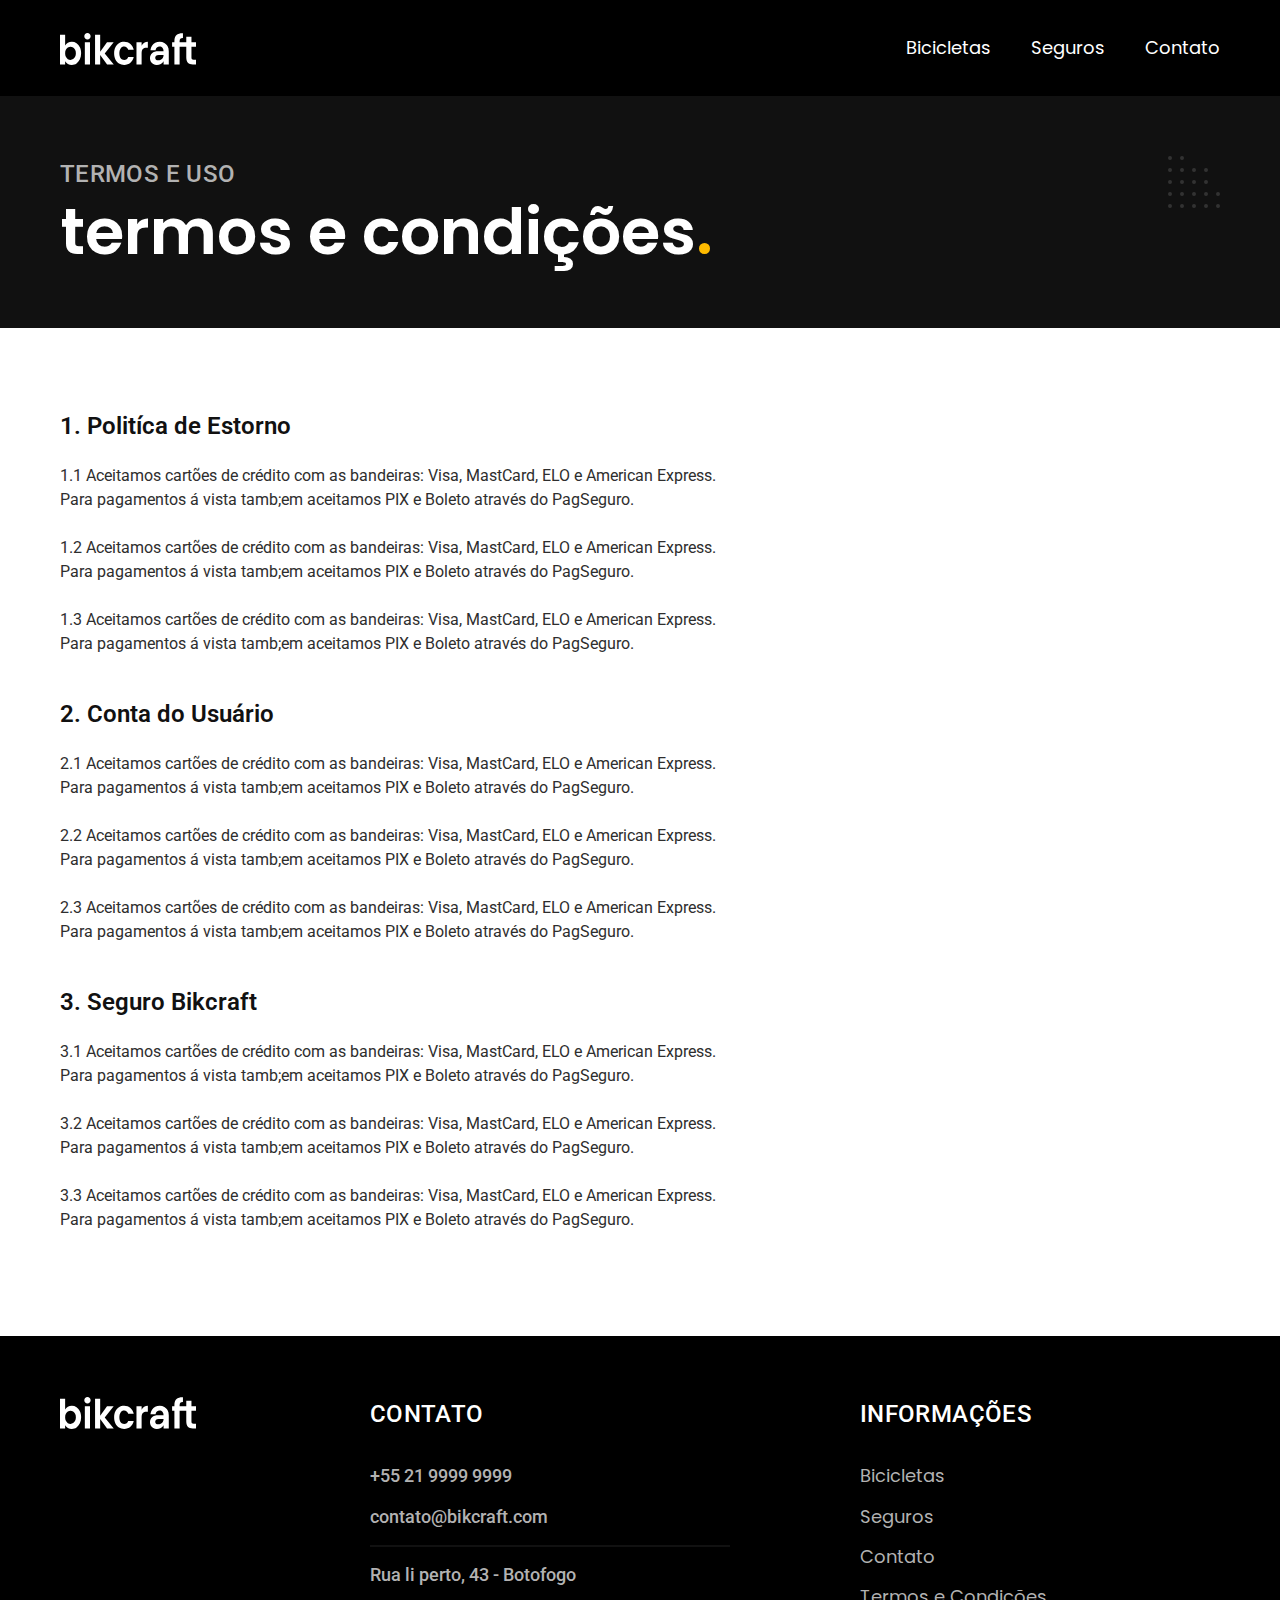
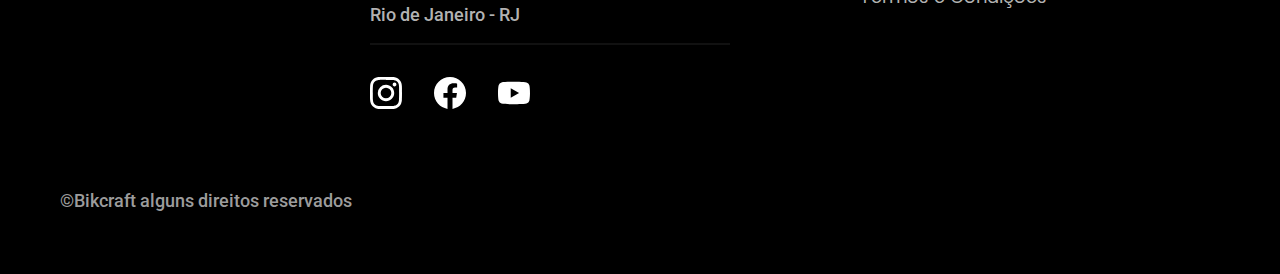
<file: termos.html>
<!DOCTYPE html>
<html lang="pt-br">

<head>
  <meta charset="UTF-8">
  <meta http-equiv="X-UA-Compatible" content="IE=edge">
  <meta name="viewport" content="width=device-width, initial-scale=1.0">
  <title>Termos e Condições | Bikcraft</title>
  <meta name="description" content="Termos e Condições.">
  <link rel="icon" href="./favicon.svg" type="image/svg+xml">
  <link rel="prelod" href="./css/style.css" as="style">
  <link rel="stylesheet" href="./css/style.css">
  <link rel="preconnect" href="https://fonts.googleapis.com">
  <link rel="preconnect" href="https://fonts.googleapis.com">
  <link rel="preconnect" href="https://fonts.gstatic.com" crossorigin>
  <link href="https://fonts.googleapis.com/css2?family=Merriweather:ital,wght@1,900&family=Poppins:wght@400;600&family=Roboto:wght@400;500&display=swap" rel="stylesheet">
  <script>document.documentElement.classList.add('js');</script>
</head>

<body id="termos">
  <header class="header-bg">
    <div class="header container">
      <a href="./">
        <img src="./img/bikcraft.svg" alt="Bikcraft">
      </a>
      <nav aria-label="primaria">
        <ul class="header-menu font-1-m cor-0">
          <li><a href="./bicicletas.html">Bicicletas</a></li>
          <li><a href="./seguros.html">Seguros</a></li>
          <li><a href="./contato.html">Contato</a></li>
        </ul>
      </nav>
    </div>
  </header>




  <main>
    <div class="titulo-bg">
      <div class="titulo container">
        <p class="font-2-l-b cor-5">Termos e uso</p>
        <h1 class="font-1-xxl cor-0">termos e condições<span class="cor-p1">.</span></h1>
      </div>
    </div>

    <div class="termos font-2-s cor-10 container">
      <h2 class="font-1-1 cor-11">1. Politíca de Estorno</h2>
      <p>1.1 Aceitamos cartões de crédito com as bandeiras: Visa, MastCard, ELO e American Express. Para pagamentos á vista tamb;em aceitamos PIX e Boleto através do PagSeguro.</p>
      <p>1.2 Aceitamos cartões de crédito com as bandeiras: Visa, MastCard, ELO e American Express. Para pagamentos á vista tamb;em aceitamos PIX e Boleto através do PagSeguro.</p>
      <p>1.3 Aceitamos cartões de crédito com as bandeiras: Visa, MastCard, ELO e American Express. Para pagamentos á vista tamb;em aceitamos PIX e Boleto através do PagSeguro.</p>
      <h2 class="font-1-1 cor-11">2. Conta do Usuário</h2>
      <p>2.1 Aceitamos cartões de crédito com as bandeiras: Visa, MastCard, ELO e American Express. Para pagamentos á vista tamb;em aceitamos PIX e Boleto através do PagSeguro.</p>
      <p>2.2 Aceitamos cartões de crédito com as bandeiras: Visa, MastCard, ELO e American Express. Para pagamentos á vista tamb;em aceitamos PIX e Boleto através do PagSeguro.</p>
      <p>2.3 Aceitamos cartões de crédito com as bandeiras: Visa, MastCard, ELO e American Express. Para pagamentos á vista tamb;em aceitamos PIX e Boleto através do PagSeguro.</p>
      <h2 class="font-1-1 cor-11">3. Seguro Bikcraft</h2>
      <p>3.1 Aceitamos cartões de crédito com as bandeiras: Visa, MastCard, ELO e American Express. Para pagamentos á vista tamb;em aceitamos PIX e Boleto através do PagSeguro.</p>
      <p>3.2 Aceitamos cartões de crédito com as bandeiras: Visa, MastCard, ELO e American Express. Para pagamentos á vista tamb;em aceitamos PIX e Boleto através do PagSeguro.</p>
      <p>3.3 Aceitamos cartões de crédito com as bandeiras: Visa, MastCard, ELO e American Express. Para pagamentos á vista tamb;em aceitamos PIX e Boleto através do PagSeguro.</p>
    </div>

  </main>




  <footer class="footer-bg">
    <div class="footer container">
      <img src="./img/bikcraft.svg" alt="bikcraft">
      <div class="footer-contato">
        <h3 class="font-2-l-b cor-0">Contato</h3>
        <ul class="font-2-m cor-5">
          <li><a href="tel:+5521999999999">+55 21 9999 9999</a></li>
          <li><a href="mailto:contato@bikcraft.com">contato@bikcraft.com</a></li>
          <li>Rua li perto, 43 - Botofogo</li>
          <li>Rio de Janeiro - RJ</li>
        </ul>
        <div class="footer-redes">
          <a href="./">
            <img src="./img/redes sociais/instagram.svg" alt="Instagram">
          </a>
          <a href="./">
            <img src="./img/redes sociais/facebook.svg" alt="Facebook">
          </a>
          <a href="./">
            <img src="./img/redes sociais/youtube.svg" alt="Youtube">
          </a>

        </div>
      </div>
      <div class="footer-informacoes">
        <h3 class="font-2-l-b cor-0">Informações</h3>
        <nav>
          <ul class="font-1-m cor-5">
            <li><a href="./bicicletas.html">Bicicletas</a></li>
            <li><a href="./seguros.html">Seguros</a></li>
            <li><a href="./contato.html">Contato</a></li>
            <li><a href="./termos.html">Termos e Condições</a></li>
          </ul>
        </nav>
      </div>
      <p class="footer-copy font-2-m cor-6 ">©Bikcraft alguns direitos reservados</p>
    </div>
  </footer>

  <script src="./js/script.js"></script>
</body>

</html>
</file>
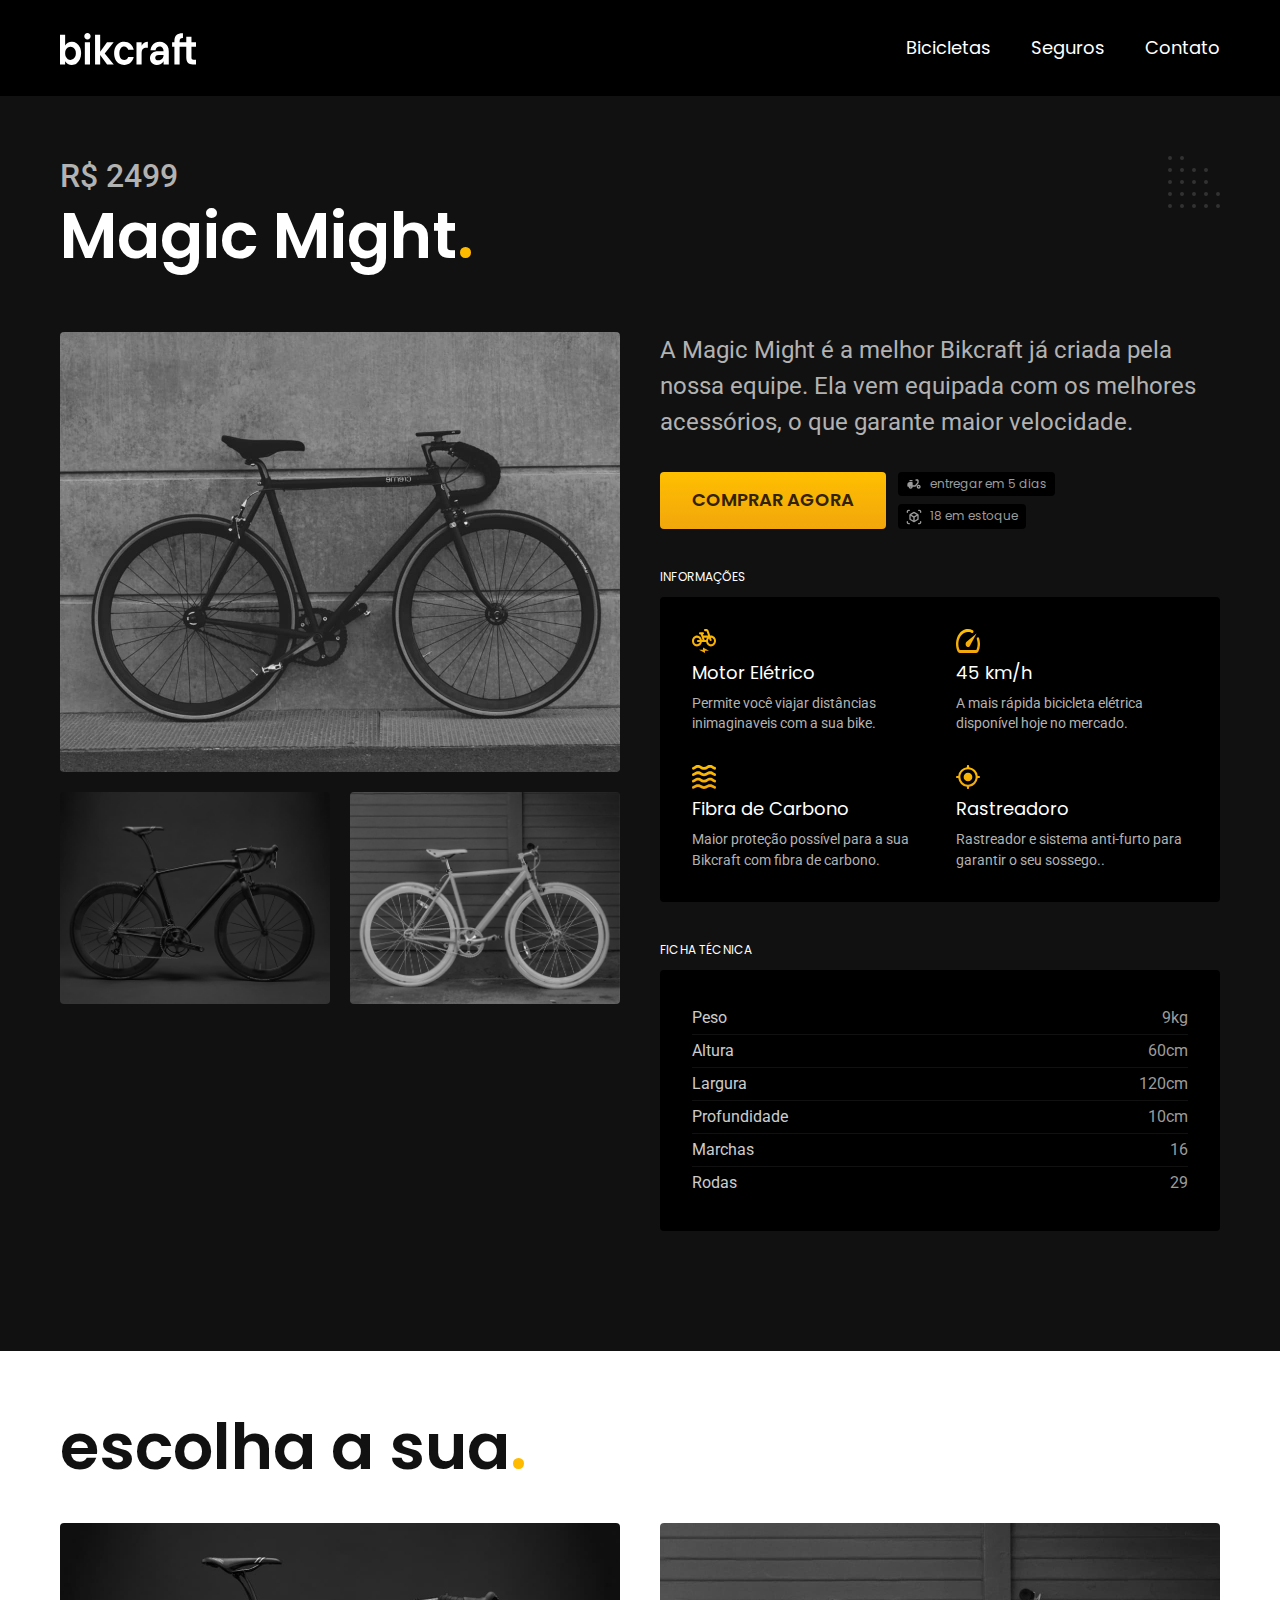
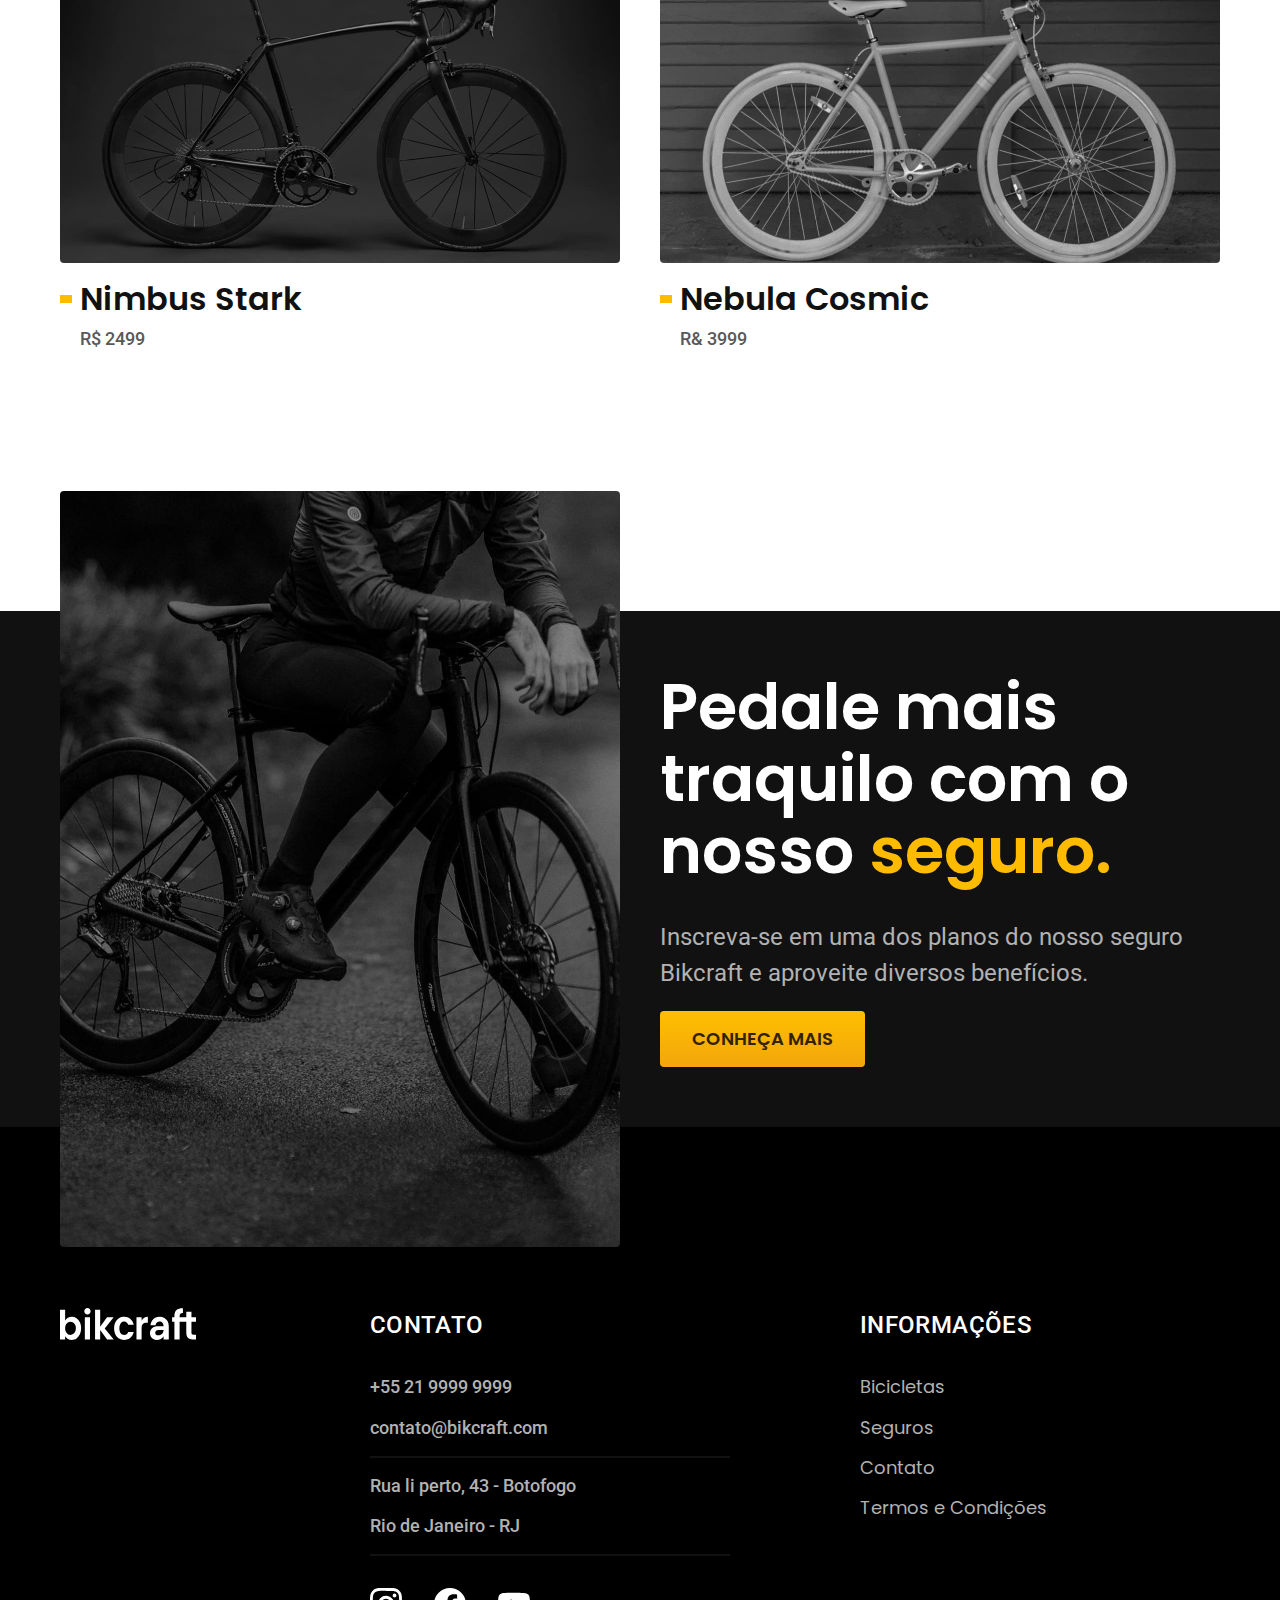
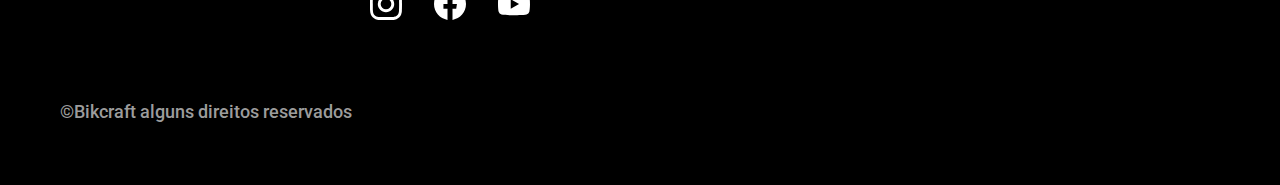
<file: bicicletas/magic.html>
<!DOCTYPE html>
<html lang="pt-br">

<head>
  <meta charset="UTF-8">
  <meta http-equiv="X-UA-Compatible" content="IE=edge">
  <meta name="viewport" content="width=device-width, initial-scale=1.0">
  <title>Magic | Bikcraft</title>
  <meta name="description" content="Nimbus">
  <link rel="icon" href="../favicon.svg" type="image/svg+xml">
  <link rel="prelod" href="../css/style.min.css" as="style">
  <link rel="stylesheet" href="../css/style.min.css">
  <link rel="preconnect" href="https://fonts.googleapis.com">
  <link rel="preconnect" href="https://fonts.googleapis.com">
  <link rel="preconnect" href="https://fonts.gstatic.com" crossorigin>
  <link href="https://fonts.googleapis.com/css2?family=Merriweather:ital,wght@1,900&family=Poppins:wght@400;600&family=Roboto:wght@400;500&display=swap" rel="stylesheet">
  <script>document.documentElement.classList.add('js');</script>
</head>

<body id="bicicleta">
  <header class="header-bg">
    <div class="header container">
      <a href="../">
        <img src="../img/bikcraft.svg" alt="Bikcraft">
      </a>
      <nav aria-label="primaria">
        <ul class="header-menu font-1-m cor-0">
          <li><a href="../bicicletas.html">Bicicletas</a></li>
          <li><a href="../seguros.html">Seguros</a></li>
          <li><a href="../contato.html">Contato</a></li>
        </ul>
      </nav>
    </div>
  </header>


  <main class="titulo-bg">
    <div>
      <div class="titulo container">
        <p class="font-2-xl cor-5">R$ 2499</p>
        <h1 class="font-1-xxl cor-0">Magic Might<span class="cor-p1">.</span></h1>
      </div>
    </div>
    <div class="bicicleta container">
      <div class="bicicleta-imagens">
        <img src="../img/Bicicleta/nimbus2.jpg" alt="Bicicleta 1">
        <img src="../img/Bicicleta/nimbus1.jpg" alt="Bicicleta 2">
        <img src="../img/Bicicleta/nimbus3.jpg" alt="Bicicleta 3">
      </div>
      <div class="bicicleta-conteudo">
        <p class="font-2-l cor-5">A Magic Might é a melhor Bikcraft já criada pela nossa equipe. Ela vem equipada com os melhores acessórios, o que garante maior velocidade.</p>
        <div class="bicicleta-comprar">
          <a class="botao" href="../orcamento.html?tipo=bikcraft&protudo=magic">comprar agora</a>
          <span class="font-1-xs cor-6"> <img src="../img/icones/entrega.svg" alt=""> entregar em 5 dias</span>
          <span class="font-1-xs cor-6"> <img src="../img/icones/Vector.svg" alt="">18 em estoque</span>
        </div>

        <h2 class="font-1-xs cor-0">Informações</h2>
        <ul class="bicicleta-informacoes">
          <li>
            <img src="../img/icones-vantagens/eletrica.svg" alt="">
            <h3 class="font-1-m cor-0">Motor Elétrico</h3>
            <p class="font-2-xs cor-5">Permite você viajar distâncias inimaginaveis com a sua bike.</p>
          </li>
          <li>
            <img src="../img/icones-vantagens/velocidade.svg" alt="">
            <h3 class="font-1-m cor-0">45 km/h</h3>
            <p class="font-2-xs cor-5">A mais rápida bicicleta elétrica disponível hoje no mercado.</p>
          </li>
          <li>
            <img src="../img/icones-vantagens/fibra.svg" alt="">
            <h3 class="font-1-m cor-0">Fibra de Carbono</h3>
            <p class="font-2-xs cor-5">Maior proteção possível para a sua Bikcraft com fibra de carbono.</p>
          </li>
          <li>
            <img src="../img/icones-vantagens/rastreador.svg" alt="">
            <h3 class="font-1-m cor-0">Rastreadoro</h3>
            <p class="font-2-xs cor-5">Rastreador e sistema anti-furto para garantir o seu sossego..</p>
          </li>
        </ul>
        <h2 class="font-1-xs cor-0">Ficha técnica</h2>
        <ul class="bicicleta-ficha font-2-s cor-4">
          <li>Peso <span>9kg</span></li>
          <li>Altura <span>60cm</span></li>
          <li>Largura <span>120cm</span></li>
          <li>Profundidade <span>10cm</span></li>
          <li>Marchas <span>16</span></li>
          <li>Rodas <span>29</span></li>
        </ul>
      </div>
    </div>
  </main>

  <article class="bicicletas-lista container">
    <h2 class="font-1-xxl">escolha a sua<span class="cor-p1">.</span></h2>
    <ul>
      <li>
        <a href="./magic.html">
          <img src="../img/Bicicletas/nimbus.jpg" alt="Bicicleta preta">
          <h3 class="font-1-xl">Nimbus Stark</h3>
          <span class="font-2-m cor-8">R$ 2499</span>
        </a>
      </li>
      <li>
        <a href="./nebula.html">
          <img src="../img/Bicicletas/nebula.jpg" alt="Bicicleta preta">
          <h3 class="font-1-xl">Nebula Cosmic</h3>
          <span class="font-2-m cor-8">R& 3999</span>
        </a>
      </li>
    </ul>
  </article>


  <article class="seguro-bg">
    <div class="seguro container">
      <div class="seguro-imagem">
        <img src="../img/introducao/seguros.jpg" alt="Pessoa para em cima de uma bicicleta.">
      </div>
      <div class="seguro-conteudo">
        <h2 class="font-1-xxl cor-0">Pedale mais traquilo com o nosso <span class="cor-p1">seguro.</span></h2>
        <p class="font-2-l cor-5">Inscreva-se em uma dos planos do nosso seguro Bikcraft e aproveite diversos benefícios.</p>
        <a class="botao" href="../seguros.html">Conheça Mais</a>
      </div>
    </div>
  </article>


  <footer class="footer-bg">
    <div class="footer container">
      <img src="../img/bikcraft.svg" alt="bikcraft">
      <div class="footer-contato">
        <h3 class="font-2-l-b cor-0">Contato</h3>
        <ul class="font-2-m cor-5">
          <li><a href="tel:+5521999999999">+55 21 9999 9999</a></li>
          <li><a href="mailto:contato@bikcraft.com">contato@bikcraft.com</a></li>
          <li>Rua li perto, 43 - Botofogo</li>
          <li>Rio de Janeiro - RJ</li>
        </ul>
        <div class="footer-redes">
          <a href="../">
            <img src="../img/redes sociais/instagram.svg" alt="Instagram">
          </a>
          <a href="../">
            <img src="../img/redes sociais/facebook.svg" alt="Facebook">
          </a>
          <a href="../">
            <img src="../img/redes sociais/youtube.svg" alt="Youtube">
          </a>

        </div>
      </div>
      <div class="footer-informacoes">
        <h3 class="font-2-l-b cor-0">Informações</h3>
        <nav>
          <ul class="font-1-m cor-5">
            <li><a href="../bicicletas.html">Bicicletas</a></li>
            <li><a href="../seguros.html">Seguros</a></li>
            <li><a href="../contato.html">Contato</a></li>
            <li><a href="../termos.html">Termos e Condições</a></li>
          </ul>
        </nav>
      </div>
      <p class="footer-copy font-2-m cor-6 ">©Bikcraft alguns direitos reservados</p>
    </div>
  </footer>

  <script src="../js/script.js"></script>
</body>

</html>
</file>
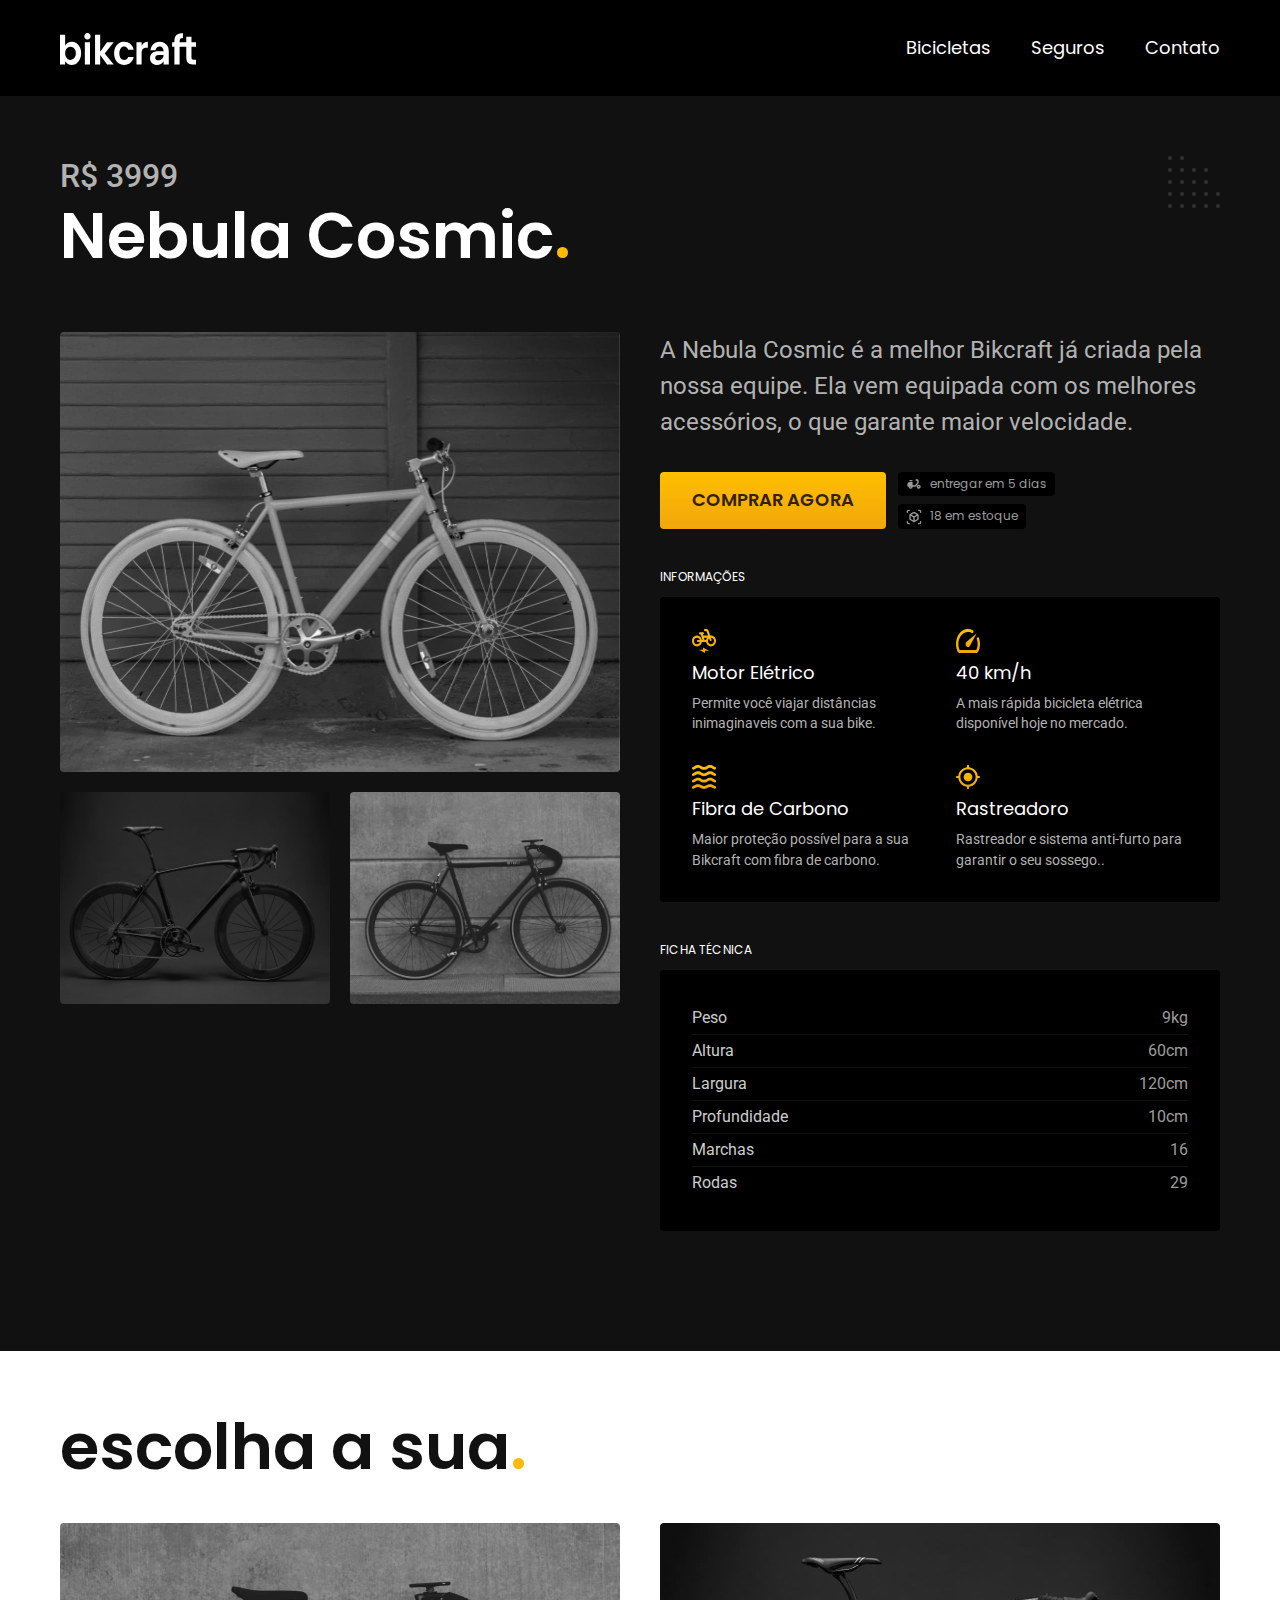
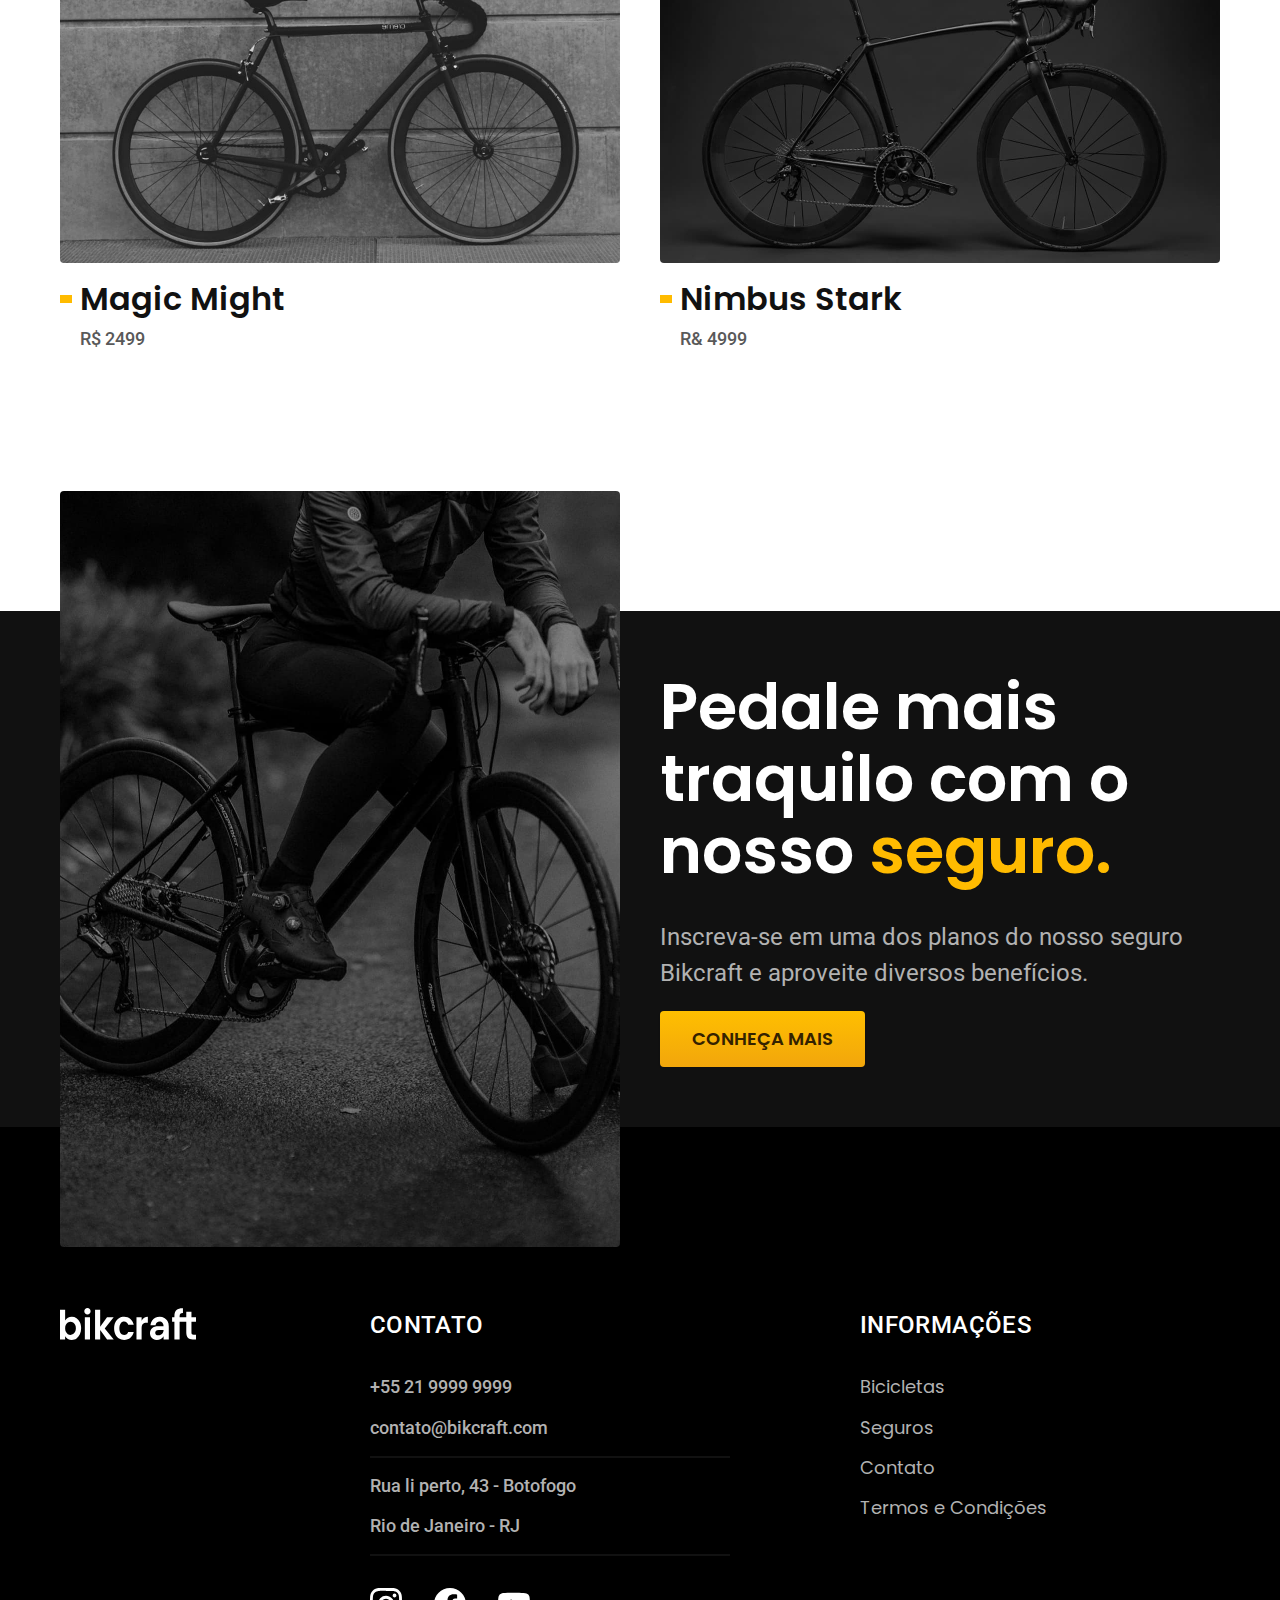
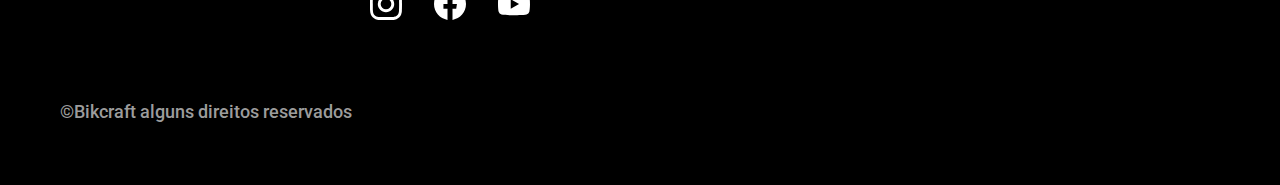
<file: bicicletas/nebula.html>
<!DOCTYPE html>
<html lang="pt-br">

<head>
  <meta charset="UTF-8">
  <meta http-equiv="X-UA-Compatible" content="IE=edge">
  <meta name="viewport" content="width=device-width, initial-scale=1.0">
  <title>Nebula | Bikcraft</title>
  <meta name="description" content="Nimbus">
  <link rel="icon" href="../favicon.svg" type="image/svg+xml">
  <link rel="prelod" href="../css/style.min.css" as="style">
  <link rel="stylesheet" href="../css/style.min.css">
  <link rel="preconnect" href="https://fonts.googleapis.com">
  <link rel="preconnect" href="https://fonts.googleapis.com">
  <link rel="preconnect" href="https://fonts.gstatic.com" crossorigin>
  <link href="https://fonts.googleapis.com/css2?family=Merriweather:ital,wght@1,900&family=Poppins:wght@400;600&family=Roboto:wght@400;500&display=swap" rel="stylesheet">
  <script>document.documentElement.classList.add('js');</script>
</head>

<body id="bicicleta">
  <header class="header-bg">
    <div class="header container">
      <a href="../">
        <img src="../img/bikcraft.svg" alt="Bikcraft">
      </a>
      <nav aria-label="primaria">
        <ul class="header-menu font-1-m cor-0">
          <li><a href="../bicicletas.html">Bicicletas</a></li>
          <li><a href="../seguros.html">Seguros</a></li>
          <li><a href="../contato.html">Contato</a></li>
        </ul>
      </nav>
    </div>
  </header>


  <main class="titulo-bg">
    <div>
      <div class="titulo container">
        <p class="font-2-xl cor-5">R$ 3999</p>
        <h1 class="font-1-xxl cor-0">Nebula Cosmic<span class="cor-p1">.</span></h1>
      </div>
    </div>
    <div class="bicicleta container">
      <div class="bicicleta-imagens">
        <img src="../img/Bicicleta/nimbus3.jpg" alt="Bicicleta 1">
        <img src="../img/Bicicleta/nimbus1.jpg" alt="Bicicleta 2">
        <img src="../img/Bicicleta/nimbus2.jpg" alt="Bicicleta 3">
      </div>
      <div class="bicicleta-conteudo">
        <p class="font-2-l cor-5">A Nebula Cosmic é a melhor Bikcraft já criada pela nossa equipe. Ela vem equipada com os melhores acessórios, o que garante maior velocidade.</p>
        <div class="bicicleta-comprar">
          <a class="botao" href="../orcamento.html?tipo=bikcraft&protudo=nebula">comprar agora</a>
          <span class="font-1-xs cor-6"> <img src="../img/icones/entrega.svg" alt=""> entregar em 5 dias</span>
          <span class="font-1-xs cor-6"> <img src="../img/icones/Vector.svg" alt="">18 em estoque</span>
        </div>

        <h2 class="font-1-xs cor-0">Informações</h2>
        <ul class="bicicleta-informacoes">
          <li>
            <img src="../img/icones-vantagens/eletrica.svg" alt="">
            <h3 class="font-1-m cor-0">Motor Elétrico</h3>
            <p class="font-2-xs cor-5">Permite você viajar distâncias inimaginaveis com a sua bike.</p>
          </li>
          <li>
            <img src="../img/icones-vantagens/velocidade.svg" alt="">
            <h3 class="font-1-m cor-0">40 km/h</h3>
            <p class="font-2-xs cor-5">A mais rápida bicicleta elétrica disponível hoje no mercado.</p>
          </li>
          <li>
            <img src="../img/icones-vantagens/fibra.svg" alt="">
            <h3 class="font-1-m cor-0">Fibra de Carbono</h3>
            <p class="font-2-xs cor-5">Maior proteção possível para a sua Bikcraft com fibra de carbono.</p>
          </li>
          <li>
            <img src="../img/icones-vantagens/rastreador.svg" alt="">
            <h3 class="font-1-m cor-0">Rastreadoro</h3>
            <p class="font-2-xs cor-5">Rastreador e sistema anti-furto para garantir o seu sossego..</p>
          </li>
        </ul>
        <h2 class="font-1-xs cor-0">Ficha técnica</h2>
        <ul class="bicicleta-ficha font-2-s cor-4">
          <li>Peso <span>9kg</span></li>
          <li>Altura <span>60cm</span></li>
          <li>Largura <span>120cm</span></li>
          <li>Profundidade <span>10cm</span></li>
          <li>Marchas <span>16</span></li>
          <li>Rodas <span>29</span></li>
        </ul>
      </div>
    </div>
  </main>

  <article class="bicicletas-lista container">
    <h2 class="font-1-xxl">escolha a sua<span class="cor-p1">.</span></h2>
    <ul>
      <li>
        <a href="./magic.html">
          <img src="../img/Bicicletas/magic.jpg" alt="Bicicleta preta">
          <h3 class="font-1-xl">Magic Might</h3>
          <span class="font-2-m cor-8">R$ 2499</span>
        </a>
      </li>
      <li>
        <a href="./nimbus.html">
          <img src="../img/Bicicletas/nimbus.jpg" alt="Bicicleta preta">
          <h3 class="font-1-xl">Nimbus Stark</h3>
          <span class="font-2-m cor-8">R& 4999</span>
        </a>
      </li>
    </ul>
  </article>


  <article class="seguro-bg">
    <div class="seguro container">
      <div class="seguro-imagem">
        <img src="../img/introducao/seguros.jpg" alt="Pessoa para em cima de uma bicicleta.">
      </div>
      <div class="seguro-conteudo">
        <h2 class="font-1-xxl cor-0">Pedale mais traquilo com o nosso <span class="cor-p1">seguro.</span></h2>
        <p class="font-2-l cor-5">Inscreva-se em uma dos planos do nosso seguro Bikcraft e aproveite diversos benefícios.</p>
        <a class="botao" href="../seguros.html">Conheça Mais</a>
      </div>
    </div>
  </article>


  <footer class="footer-bg">
    <div class="footer container">
      <img src="../img/bikcraft.svg" alt="bikcraft">
      <div class="footer-contato">
        <h3 class="font-2-l-b cor-0">Contato</h3>
        <ul class="font-2-m cor-5">
          <li><a href="tel:+5521999999999">+55 21 9999 9999</a></li>
          <li><a href="mailto:contato@bikcraft.com">contato@bikcraft.com</a></li>
          <li>Rua li perto, 43 - Botofogo</li>
          <li>Rio de Janeiro - RJ</li>
        </ul>
        <div class="footer-redes">
          <a href="../">
            <img src="../img/redes sociais/instagram.svg" alt="Instagram">
          </a>
          <a href="../">
            <img src="../img/redes sociais/facebook.svg" alt="Facebook">
          </a>
          <a href="../">
            <img src="../img/redes sociais/youtube.svg" alt="Youtube">
          </a>

        </div>
      </div>
      <div class="footer-informacoes">
        <h3 class="font-2-l-b cor-0">Informações</h3>
        <nav>
          <ul class="font-1-m cor-5">
            <li><a href="../bicicletas.html">Bicicletas</a></li>
            <li><a href="../seguros.html">Seguros</a></li>
            <li><a href="../contato.html">Contato</a></li>
            <li><a href="../termos.html">Termos e Condições</a></li>
          </ul>
        </nav>
      </div>
      <p class="footer-copy font-2-m cor-6 ">©Bikcraft alguns direitos reservados</p>
    </div>
  </footer>

  <script src="../js/script.js"></script>
</body>

</html>
</file>
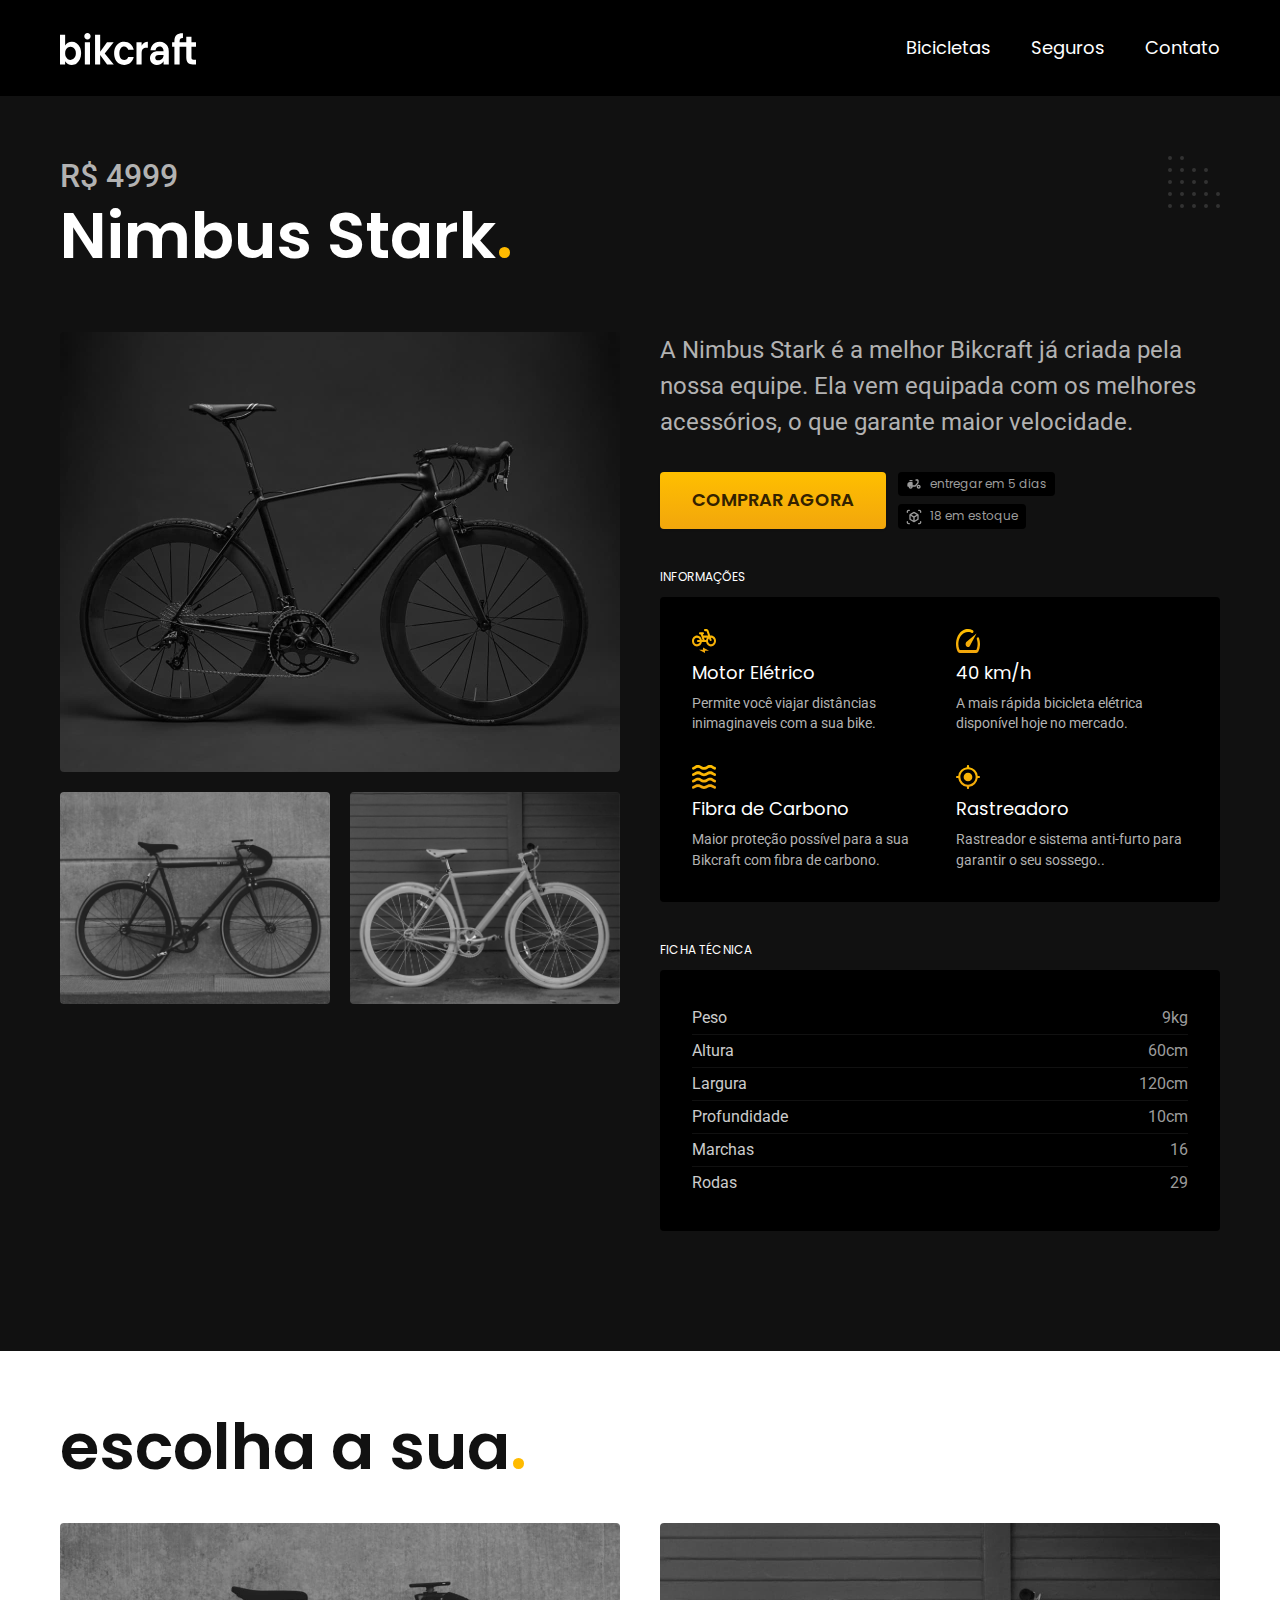
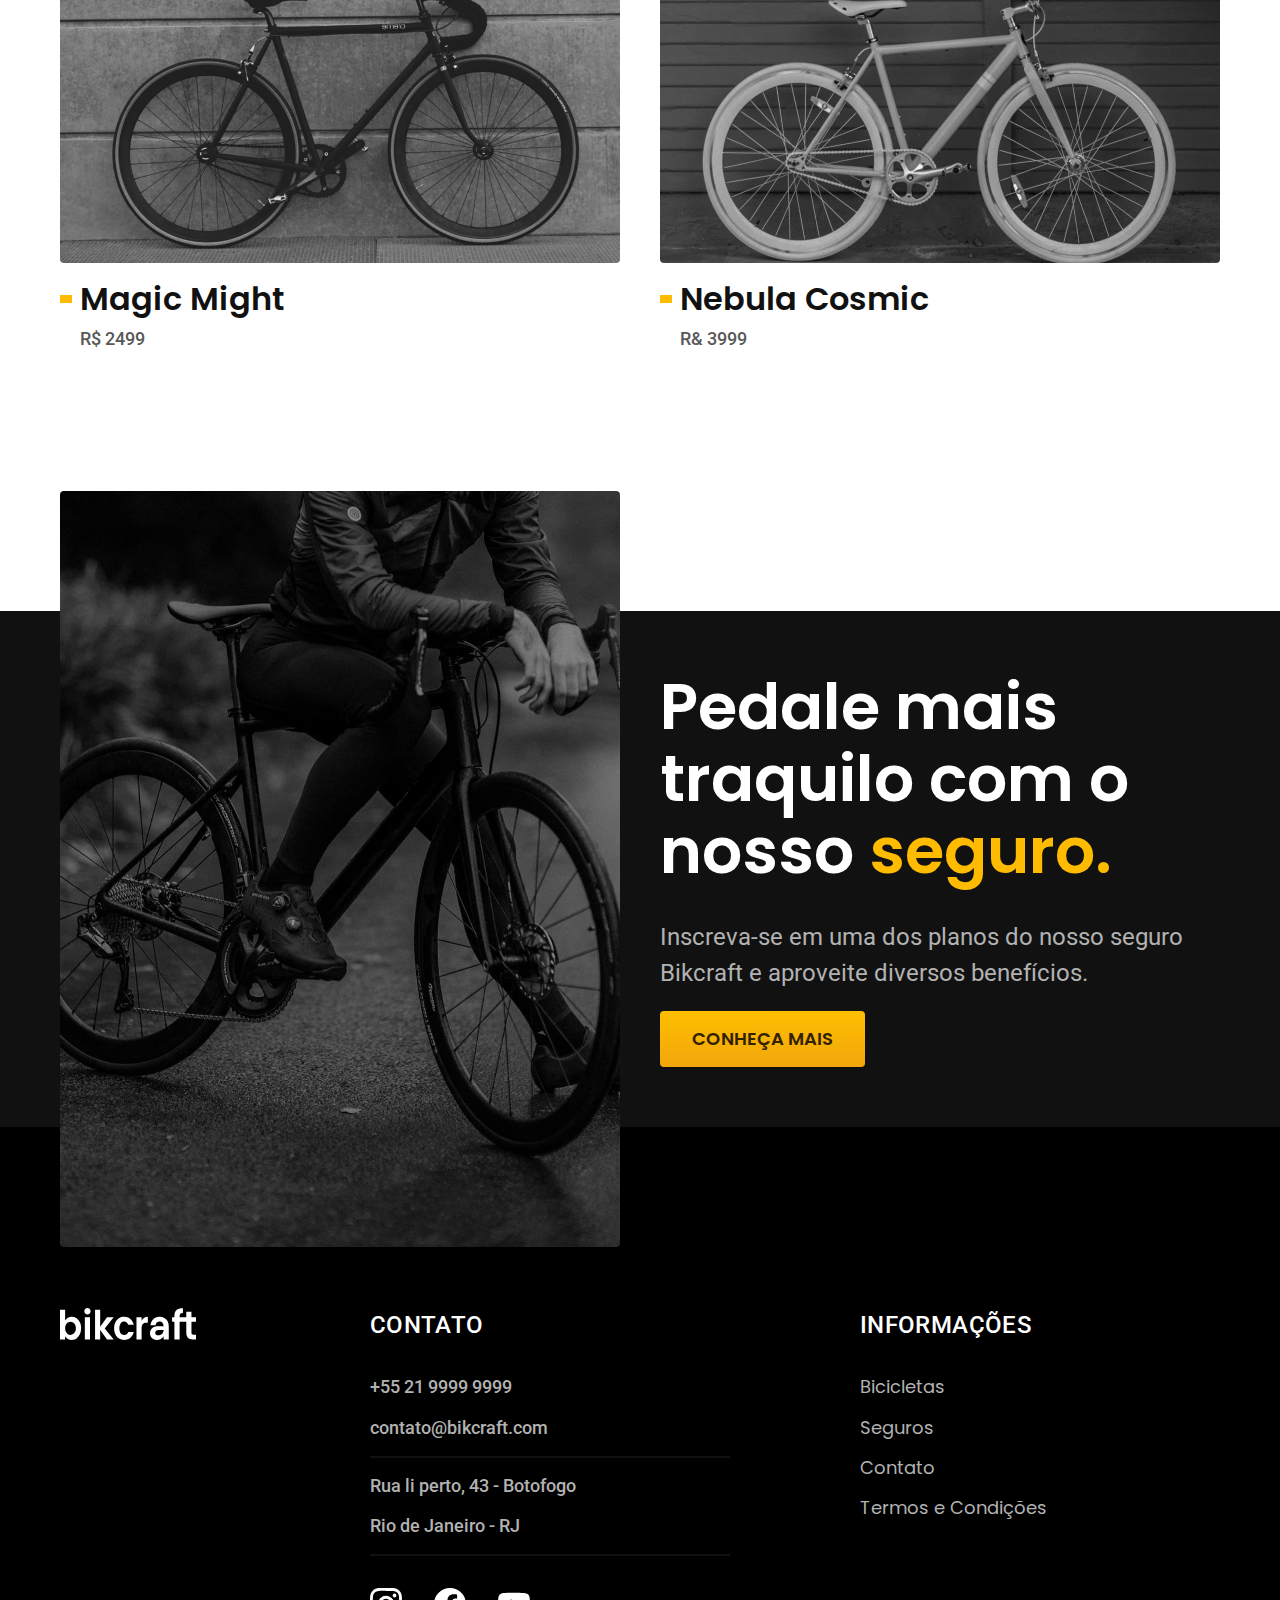
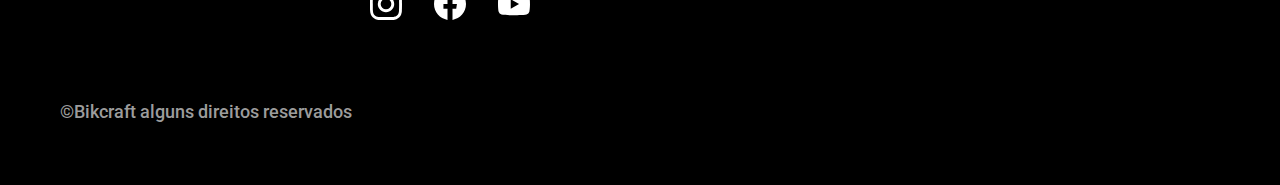
<file: bicicletas/nimbus.html>
<!DOCTYPE html>
<html lang="pt-br">

<head>
  <meta charset="UTF-8">
  <meta http-equiv="X-UA-Compatible" content="IE=edge">
  <meta name="viewport" content="width=device-width, initial-scale=1.0">
  <title>Nimbus | Bikcraft</title>
  <meta name="description" content="Nimbus">
  <link rel="icon" href="../favicon.svg" type="image/svg+xml">
  <link rel="prelod" href="../css/style.min.css" as="style">
  <link rel="stylesheet" href="../css/style.min.css">
  <link rel="preconnect" href="https://fonts.googleapis.com">
  <link rel="preconnect" href="https://fonts.googleapis.com">
  <link rel="preconnect" href="https://fonts.gstatic.com" crossorigin>
  <link href="https://fonts.googleapis.com/css2?family=Merriweather:ital,wght@1,900&family=Poppins:wght@400;600&family=Roboto:wght@400;500&display=swap" rel="stylesheet">
  <script>document.documentElement.classList.add('js');</script>
</head>

<body id="bicicleta">
  <header class="header-bg">
    <div class="header container">
      <a href="../">
        <img src="../img/bikcraft.svg" alt="Bikcraft">
      </a>
      <nav aria-label="primaria">
        <ul class="header-menu font-1-m cor-0">
          <li><a href="../bicicletas.html">Bicicletas</a></li>
          <li><a href="../seguros.html">Seguros</a></li>
          <li><a href="../contato.html">Contato</a></li>
        </ul>
      </nav>
    </div>
  </header>


  <main class="titulo-bg">
    <div>
      <div class="titulo container">
        <p class="font-2-xl cor-5">R$ 4999</p>
        <h1 class="font-1-xxl cor-0">Nimbus Stark<span class="cor-p1">.</span></h1>
      </div>
    </div>
    <div class="bicicleta container">
      <div class="bicicleta-imagens">
        <img src="../img/Bicicleta/nimbus1.jpg" alt="Bicicleta 1">
        <img src="../img/Bicicleta/nimbus2.jpg" alt="Bicicleta 2">
        <img src="../img/Bicicleta/nimbus3.jpg" alt="Bicicleta 3">
      </div>
      <div class="bicicleta-conteudo">
        <p class="font-2-l cor-5">A Nimbus Stark é a melhor Bikcraft já criada pela nossa equipe. Ela vem equipada com os melhores acessórios, o que garante maior velocidade.</p>
        <div class="bicicleta-comprar">
          <a class="botao" href="../orcamento.html?tipo=bikcraft&protudo=nimbus">comprar agora</a>
          <span class="font-1-xs cor-6"> <img src="../img/icones/entrega.svg" alt=""> entregar em 5 dias</span>
          <span class="font-1-xs cor-6"> <img src="../img/icones/Vector.svg" alt="">18 em estoque</span>
        </div>

        <h2 class="font-1-xs cor-0">Informações</h2>
        <ul class="bicicleta-informacoes">
          <li>
            <img src="../img/icones-vantagens/eletrica.svg" alt="">
            <h3 class="font-1-m cor-0">Motor Elétrico</h3>
            <p class="font-2-xs cor-5">Permite você viajar distâncias inimaginaveis com a sua bike.</p>
          </li>
          <li>
            <img src="../img/icones-vantagens/velocidade.svg" alt="">
            <h3 class="font-1-m cor-0">40 km/h</h3>
            <p class="font-2-xs cor-5">A mais rápida bicicleta elétrica disponível hoje no mercado.</p>
          </li>
          <li>
            <img src="../img/icones-vantagens/fibra.svg" alt="">
            <h3 class="font-1-m cor-0">Fibra de Carbono</h3>
            <p class="font-2-xs cor-5">Maior proteção possível para a sua Bikcraft com fibra de carbono.</p>
          </li>
          <li>
            <img src="../img/icones-vantagens/rastreador.svg" alt="">
            <h3 class="font-1-m cor-0">Rastreadoro</h3>
            <p class="font-2-xs cor-5">Rastreador e sistema anti-furto para garantir o seu sossego..</p>
          </li>
        </ul>
        <h2 class="font-1-xs cor-0">Ficha técnica</h2>
        <ul class="bicicleta-ficha font-2-s cor-4">
          <li>Peso <span>9kg</span></li>
          <li>Altura <span>60cm</span></li>
          <li>Largura <span>120cm</span></li>
          <li>Profundidade <span>10cm</span></li>
          <li>Marchas <span>16</span></li>
          <li>Rodas <span>29</span></li>
        </ul>
      </div>
    </div>
  </main>

  <article class="bicicletas-lista container">
    <h2 class="font-1-xxl">escolha a sua<span class="cor-p1">.</span></h2>
    <ul>
      <li>
        <a href="./magic.html">
          <img src="../img/Bicicletas/magic.jpg" alt="Bicicleta preta">
          <h3 class="font-1-xl">Magic Might</h3>
          <span class="font-2-m cor-8">R$ 2499</span>
        </a>
      </li>
      <li>
        <a href="./nebula.html">
          <img src="../img/Bicicletas/nebula.jpg" alt="Bicicleta preta">
          <h3 class="font-1-xl">Nebula Cosmic</h3>
          <span class="font-2-m cor-8">R& 3999</span>
        </a>
      </li>
    </ul>
  </article>


  <article class="seguro-bg">
    <div class="seguro container">
      <div class="seguro-imagem">
        <img src="../img/introducao/seguros.jpg" alt="Pessoa para em cima de uma bicicleta.">
      </div>
      <div class="seguro-conteudo">
        <h2 class="font-1-xxl cor-0">Pedale mais traquilo com o nosso <span class="cor-p1">seguro.</span></h2>
        <p class="font-2-l cor-5">Inscreva-se em uma dos planos do nosso seguro Bikcraft e aproveite diversos benefícios.</p>
        <a class="botao" href="../seguros.html">Conheça Mais</a>
      </div>
    </div>
  </article>


  <footer class="footer-bg">
    <div class="footer container">
      <img src="../img/bikcraft.svg" alt="bikcraft">
      <div class="footer-contato">
        <h3 class="font-2-l-b cor-0">Contato</h3>
        <ul class="font-2-m cor-5">
          <li><a href="tel:+5521999999999">+55 21 9999 9999</a></li>
          <li><a href="mailto:contato@bikcraft.com">contato@bikcraft.com</a></li>
          <li>Rua li perto, 43 - Botofogo</li>
          <li>Rio de Janeiro - RJ</li>
        </ul>
        <div class="footer-redes">
          <a href="../">
            <img src="../img/redes sociais/instagram.svg" alt="Instagram">
          </a>
          <a href="../">
            <img src="../img/redes sociais/facebook.svg" alt="Facebook">
          </a>
          <a href="../">
            <img src="../img/redes sociais/youtube.svg" alt="Youtube">
          </a>

        </div>
      </div>
      <div class="footer-informacoes">
        <h3 class="font-2-l-b cor-0">Informações</h3>
        <nav>
          <ul class="font-1-m cor-5">
            <li><a href="../bicicletas.html">Bicicletas</a></li>
            <li><a href="../seguros.html">Seguros</a></li>
            <li><a href="../contato.html">Contato</a></li>
            <li><a href="../termos.html">Termos e Condições</a></li>
          </ul>
        </nav>
      </div>
      <p class="footer-copy font-2-m cor-6 ">©Bikcraft alguns direitos reservados</p>
    </div>
  </footer>

  <script src="../js/script.js"></script>
</body>

</html>
</file>
<file: css/style.css>
@import './global/global.css';
@import './utitlidades/tipografia.css';
@import './utitlidades/cores.css';
@import './utitlidades/animacao.css';



@import './global/header.css';
@import './global/footer.css';


/* Utilidades */
@import './utitlidades/componentes.css';
@import './utitlidades/formularios.css';

/* Home */
@import './home/introducao.css';
@import './home/tecnologia.css';
@import './home/parceiros.css';
@import './home/depoimento.css';

/* Bicicletas */
@import './bicicletas/bicicletas-lista.css';
@import './bicicletas/bicicletas.css';

/* Bicicleta */
@import './bicicleta/bicicleta.css';
@import './bicicleta/seguro.css';


/* Seguros */

@import './seguros/seguros.css';
@import './seguros/vantagens.css';
@import './seguros/perguntas.css';

/* contato */
@import './contato/contato.css';
@import './contato/lojas.css';

/* orcamento */
@import './orcamento/orcamento.css';

/* termos */
@import './termos/termos.css';
</file>
<file: css/style.min.css>
body{margin:0;font-family:Arial,Helvetica,sans-serif;color:#111}blockquote,dd,h1,h2,h3,h4,p,ul{margin:0}ul{margin:0;padding:0;list-style:none}a{text-decoration:none;color:inherit}img{max-width:100%;height:auto;display:block}img[src$=".jpg"]{border-radius:4px}.font-1-xs{font:400 0.75rem/1.35 Poppins,sans-serif}.font-2-xs{font:400 0.875rem/1.43 Roboto,sans-serif}.font-2-s{font:400 1rem/1.5 Roboto,sans-serif}.font-1-m,.font-1-m-b{font:400 1.125rem/1.35 Poppins,sans-serif}.font-1-m-b{font-weight:600}.font-2-m{font:500 1.125rem/1.35 Roboto,sans-serif}.font-1-l{font:400 1.5rem/1.5 Poppins,sans-serif}.font-2-l,.font-2-l-b{font:400 1.5rem/1.5 Roboto,sans-serif}.font-2-l-b{font-weight:500;letter-spacing:.015em;text-transform:uppercase}.font-1-xl{font:600 2rem/1.25 Poppins,sans-serif}.font-2-xl{font:500 2rem/1.25 Roboto,sans-serif}.font-1-xxl{font:600 4rem/1.125 Poppins,sans-serif}@media (max-width:1200px){.font-1-xxl{font-size:3rem}.font-2-l,.font-2-l-b{font-size:1.25rem}}@media (max-width:800px){.font-1-xxl{font-size:2rem}.font-1-xl,.font-2-xl{font-size:1.5rem}}:root{--cor-0:#fff;--cor-1:#f7f7f7;--cor-2:#ededed;--cor-3:#dedede;--cor-4:#cccccc;--cor-5:#b2b2b2;--cor-6:#9c9c9c;--cor-7:#707070;--cor-8:#595959;--cor-9:#404040;--cor-10:#2e2e2e;--cor-11:#111;--cor-12:#000;--cor-p1:#ffbb00;--cor-p2:#E5A100;--cor-p3:#A66F00;--cor-p4:#664400;--cor-p5:#332200}.cor-0{color:var(--cor-0)}.cor-1{color:var(--cor-1)}.cor-2{color:var(--cor-2)}.cor-3{color:var(--cor-3)}.cor-4{color:var(--cor-4)}.cor-5{color:var(--cor-5)}.cor-6{color:var(--cor-6)}.cor-7{color:var(--cor-7)}.cor-8{color:var(--cor-8)}.cor-9{color:var(--cor-9)}.cor-10{color:var(--cor-10)}.cor-11{color:var(--cor-11)}.cor-12{color:var(--cor-12)}.cor-p1{color:var(--cor-p1)}.cor-p2{color:var(--cor-p2)}.cor-p3{color:var(--cor-p3)}.cor-p4{color:var(--cor-p4)}.cor-p5{color:var(--cor-p5)}.js .fadeInDown{transform:translate3d(0,-20px,0)}.js .fadeInUp{transform:translate3d(0,20px,0)}.js .fadeInRight{transform:translate3d(20px,0,0)}.js .fadeInLeft{transform:translate3d(-20px,0,0)}.js [data-anime]{opacity:0}.js .anime{opacity:1;transform:none;transition:transform .8s,opacity .8s}.header-bg{background-color:var(--cor-12)}.header{display:flex;flex-wrap:wrap;gap:20px;justify-content:space-between;align-items:center;padding-top:20px;padding-bottom:20px}.header-menu{display:flex;flex-wrap:wrap;gap:40px}.header-menu a{padding:16px 0;display:inline-block;position:relative}.header-menu a::after{content:'';display:block;height:2px;width:0;background:var(--cor-0);margin-top:4px;transition:.3s;position:absolute}.header-menu a.ativo::after,.header-menu a:hover::after{width:100%}@media (max-width:800px){.header-menu{gap:20px}.header-menu a{background:var(--cor-11);padding:12px 16px;border-radius:4px}.header-menu a:hover{background-color:var(--cor-10)}.header a::after{display:none}}@media (max-width:600px){.header-menu{gap:12px}.header-menu a{padding:8px 12px;font-size:14px}}.footer-bg{background:var(--cor-12)}.footer{display:grid;grid-template-columns:3fr 5fr 4fr;gap:40px;padding-top:60px;padding-bottom:60px}.footer h3{margin-bottom:32px}.footer-contato ul{margin-bottom:32px}.footer-contato li:nth-child(even):after{content:'';display:block;max-width:360px;height:2px;background:var(--cor-11);margin-top:16px}.footer li{margin-bottom:16px}.footer-redes{display:flex;gap:32px}.footer a:hover{color:var(--cor-0)}.footer-copy{grid-column:1/-1;margin-top:40px}@media (max-width:800px){.footer>img{display:none}.footer{grid-template-columns:1fr 1fr}}@media (max-width:600px){.footer{grid-template-columns:1fr;gap:60px}.footer-copy{margin-top:0}}.container{box-sizing:border-box;max-width:1200px;padding-left:20px;padding-right:20px;margin-left:auto;margin-right:auto}.botao{display:inline-block;padding:16px 32px;background:linear-gradient(#ffbf00,#f2a60c);border-radius:4px;box-shadow:0 1px 2px rgba(0,0,0,.1);text-transform:uppercase;color:var(--cor-p5);font:600 1.125rem/1.35 Poppins,sans-serif;max-width:max-content;border:none;cursor:pointer}.botao:hover{background:linear-gradient(#ffb60d,#e59317)}.botao.secundario{background:var(--cor-10);color:var(--cor-2)}.botao.secundario:hover{background:var(--cor-9)}.botao.seta{display:flex;align-items:center}.botao.seta::after{content:'';display:inline-block;width:18px;height:10px;margin-left:12px;background:url('../img/icones/seta.svg');transition:transform .2s}.botao.seta:hover::after{transform:translateX(4px)}@media (max-width:600px){.botao{padding:12px 16px;font-size:1rem}}.link{display:inline-block;color:var(--cor-p1);font:500 1.5rem/1.5 Poppins,sans-serif;text-transform:uppercase}.link::after{content:"";display:block;width:100%;height:4px;background:currentColor}.link:hover{color:var(--cor-0)}.titulo-bg{padding-top:60px;padding-bottom:60px;background-color:var(--cor-11)}.titulo{background:url(../img/dec/top-right.svg) no-repeat top right 20px}.titulo p{margin-bottom:4px}@media (max-width:800px){.titulo-bg{padding-top:40px;padding-bottom:40px}.titulo p{font-size:1rem;text-transform:lowercase;font-weight:400}}.form{display:grid;grid-template-columns:1fr 1fr;gap:20px}.form label{display:block;font:400 1rem/1.5 Poppins,sans-serif;margin-bottom:4px}.form .col-2{grid-column:span 2}.form input[type=email],.form input[type=text],.form textarea{font:400 1rem/1.5 Roboto,sans-serif;background:var(--cor-1);border:1px solid var(--cor-2);padding:12px;border-radius:4px;width:100%;box-sizing:border-box}.form input[type=email]:focus,.form input[type=text]:focus,.form textarea:focus{outline:0;border-color:var(--cor-p1);background:var(--cor-0);box-sizing:0 0 0 2px}@media (max-width:600px){.form{grid-template-columns:1fr}.form .col-2{grid-column:1}}.introducao-bg{background:var(--cor-12) url(../img/dec/bottom-left.svg) no-repeat bottom 160px left 20px;box-shadow:inset 0 -120px var(--cor-0)}.introducao{display:grid;grid-template-columns:1fr 1fr;gap:0 40px}.introducao-conteudo{align-self:end;padding-bottom:200px}.introducao img{width:100%;height:100%;object-fit:cover;border-radius:4px}.introducao h1{margin-bottom:32px}@media (max-width:800px){.introducao-bg{background:var(--cor-11);padding-top:40px;box-shadow:inset 0 -60px var(--cor-0)}.introducao{grid-template-columns:1fr;gap:32px}.introducao-conteudo{padding-bottom:0}.introducao h1{margin-bottom:16px}.introducao img{height:300px;width:100%}}.tecnologia-bg{background-color:var(--cor-11);box-shadow:inset 0 80px var(--cor-0),inset 0 -80px var(--cor-0)}.tecnologia{display:grid;grid-template-columns:1fr 1fr;gap:40px}.tecnologia-imagem img{width:100%;height:100%;object-fit:cover;object-position:left}.tecnologia-conteudo{padding-top:160px;padding-bottom:160px}.tecnologia-conteudo>span{display:block;margin-bottom:20px}.tecnologia-conteudo h2{margin-bottom:32px}.tecnologia-conteudo>p{margin-bottom:20px}.tecnologia a{margin-bottom:80px}.tecnologia-vantagens{display:flex;gap:40px}.tecnologia-vantagens h3{margin-bottom:8px;width:max-content}.tecnologia-vantagens img{width:24px;margin-bottom:8px}@media (max-width:800px){.tecnologia-bg{box-shadow:initial}.tecnologia{grid-template-columns:1fr}.tecnologia-conteudo{padding-top:60px;padding-bottom:60px}.tecnologia-imagem{display:none}.tecnologia a{margin-bottom:60px}}@media (max-width:600px){.tecnologia-vantagens{flex-direction:column}}.parceiros{padding-top:60px;padding-bottom:120px}.parceiros h2{margin-bottom:60px}.parceiros ul{padding:0 20px;max-width:1400px;display:grid;grid-template-columns:repeat(4,1fr);margin:0 auto}.parceiros li{display:flex;padding:32px;border-left:2px solid var(--cor-2)}.parceiros img{margin:auto}.parceiros li:first-child,.parceiros li:nth-child(5){border-left:none}.parceiros li:nth-child(n+5){border-top:2px solid var(--cor-2)}@media (max-width:800px){.parceiros{padding-bottom:60px}.parceiros li{padding:20px}.parceiros h2{margin-bottom:20px}.parceiros ul{grid-template-columns:repeat(2,1fr)}.parceiros li:nth-child(n+3){border-top:2px solid var(--cor-2)}.parceiros li:nth-child(odd){border-left:none}}.depoimento{display:grid;grid-template-columns:1fr 1fr;background-color:var(--cor-p1);overflow:hidden}.depoimento img{width:100%;height:100%;object-fit:cover;border-radius:0}.depoimento-conteudo{padding:40px 40px 80px 80px;align-self:end;background:url(../img/dec/bottom-right-p.svg) no-repeat bottom 40px right 40px}.depoimento-conteudo p{max-width:32ch;font-family:Merriweather,sans-serif;font-style:italic;font-weight:900;margin-bottom:32px;position:relative}.depoimento p::after,.depoimento p::before{font-size:5rem;color:var(--cor-p2);position:absolute}.depoimento p::before{content:'“';left:-50px;top:-20px}.depoimento p::after{content:'”'}@media (max-width:800px){.depoimento{grid-template-columns:1fr;text-align:center}.depoimento img{max-height:200px}.depoimento-conteudo{padding:40px 20px;justify-self:center}}@media (max-width:1200px){.depoimento img{max-height:520px}}.bicicletas-lista{padding-top:60px;padding-bottom:120px}.bicicletas-lista h2{margin-bottom:40px}.bicicletas-lista ul{max-width:1400px;margin-left:auto;margin-right:auto;display:flex;gap:40px;padding:0 20px 20px 20px;overflow-x:auto}#bicicleta .bicicletas-lista ul{padding:0 0 20px 0}.bicicletas-lista li{flex:1;min-width:280px}.bicicletas-lista a{display:block}.bicicletas-lista img{margin-bottom:16px}.bicicletas-lista h3{margin-bottom:8px;display:flex;align-items:center}.bicicletas-lista h3::before{content:'';width:12px;height:8px;display:inline-block;margin-right:8px;background:var(--cor-p1);transition:width .2s}.bicicletas-lista a:hover h3::before{width:24px}.bicicletas-lista li span{padding-left:20px}@media (max-width:800px){.bicicletas-lista{padding-top:60px;padding-bottom:60px}.bicicletas-lista ul{gap:20px}}.bicicletas-bg{background:linear-gradient(to right,var(--cor-0) 30%,var(--cor-11) 0)}.bicicletas{display:grid;grid-template-columns:1fr 1fr;gap:40px;padding-top:60px;padding-bottom:60px;background:url(../img/dec/top-right.svg) no-repeat top 40px right 40px}.bicicletas-imagem{display:grid}.bicicletas-imagem img{grid-area:1/1}.bicicletas-imagem span{grid-area:1/1;place-self:start end;margin-top:20px;background:var(--cor-12);display:inline-block;padding:8px 16px 8px 8px;border-radius:4px 0 0 4px}.bicicletas-conteudo{display:grid;grid-template-columns:1fr auto;align-content:start}.bicicletas h2,.bicicletas p{grid-column:1/-1}.bicicletas h2{margin-bottom:20px}.bicicletas h2::before{content:'';display:block;width:12px;height:8px;background-color:var(--cor-p1);margin-bottom:8px}.bicicletas p{margin-bottom:32px}.bicicletas a{place-self:end}.bicicletas li{display:flex;align-items:center}.bicicletas ul{display:grid;gap:16px}.bicicletas-conteudo img{width:24px;margin-right:8px}@media (max-width:800px){.bicicletas{grid-template-columns:1fr;gap:20px;padding-top:40px;padding-bottom:40px}.bicicletas-bg{background:var(--cor-11)}}@media (max-width:600px){.bicicletas-bg{background:var(--cor-11)}.bicicletas-conteudo{grid-template-columns:1fr}.bicicletas ul{font-size:1rem;grid-template-columns:1fr 1fr;margin-bottom:32px}.bicicletas a{place-self:start}}.bicicleta{display:grid;grid-template-columns:1fr 1fr;align-items:start;gap:40px;padding-top:60px;padding-bottom:60px}#bicicleta .titulo p{text-transform:uppercase}.bicicleta-imagens{display:flex;flex-wrap:wrap;gap:20px}.bicicleta-imagens img{flex:1;min-width:200px}.bicicleta-imagens img:first-child{min-width:100%}.bicicleta-conteudo>p{margin-bottom:32px}.bicicleta-comprar{display:grid;grid-template-columns:max-content auto;align-items:center;justify-items:start;gap:8px 12px;margin-bottom:40px}.bicicleta-comprar a{grid-row:span 2}.bicicleta-comprar span{display:flex;align-items:center;background-color:var(--cor-12);padding:4px 8px;border-radius:4px;gap:8px}.bicicleta-conteudo h2{text-transform:uppercase;letter-spacing:.015em;margin-bottom:12px}.bicicleta-ficha,.bicicleta-informacoes{padding:32px;background-color:var(--cor-12);border-radius:4px}.bicicleta-informacoes{margin-bottom:40px;display:grid;grid-template-columns:1fr 1fr;gap:32px}.bicicleta-informacoes img{width:24px;margin-bottom:8px}.bicicleta-informacoes h3{margin-bottom:8px}.bicicleta-ficha li{padding:4px 0;display:flex;justify-content:space-between;border-bottom:1px solid var(--cor-11)}.bicicleta-ficha li:last-child{border-bottom:none}.bicicleta-ficha span{color:var(--cor-6)}@media (max-width:800px){.bicicleta{grid-template-columns:1fr;padding-top:40px;padding-bottom:40px}.bicicleta-imagens{grid-row:2}}@media (max-width:400px){.bicicleta-imagens{grid-template-columns:1fr}.bicicleta-comprar{grid-template-columns:1fr}}.seguro-bg{background-color:var(--cor-11);box-shadow:inset 0 120px var(--cor-0),inset 0 -120px var(--cor-12)}.seguro{display:grid;grid-template-columns:1fr 1fr;gap:40px}.seguro-imagem img{width:100%;height:100%;object-fit:cover}.seguro-conteudo{padding-top:180px;padding-bottom:180px}.seguro h2{margin-bottom:32px}.seguro p{margin-bottom:20px}@media (max-width:800px){.seguro-bg{box-shadow:inset 0 -60px var(--cor-12)}.seguro{grid-template-columns:1fr}.seguro-conteudo{grid-row:1;padding-top:40px;padding-bottom:0}}.seguros-bg{background:var(--cor-11)}.seguros{padding-top:60px;padding-bottom:60px;display:grid;grid-template-columns:1fr 1fr;gap:40px;align-items:center}#seguros .seguros{padding-top:0x}.seguros h2{grid-column:1/-1}.seguros-item{background-color:var(--cor-12);padding:32px 32px 32px 60px;display:grid;grid-template-columns:1fr auto;border-radius:4px}.seguros-item h3{margin-bottom:40px}.seguros-item span{grid-column:2;display:block;text-align:right}.seguros-item ul{grid-column:1/-1;margin-bottom:32px}.seguros-item li+li{margin-top:20px}.seguros-item li{display:flex;align-items:center;position:relative}.seguros-item li::before{content:"";display:inline-block;width:13px;height:9px;background-image:url(../img/icones/lista.svg);position:absolute;left:-21px}.seguros-item a{grid-column:1/-1}@media (max-width:800px){.seguros{grid-template-columns:1fr}}.vantagens-bg{background-color:var(--cor-12);--padding:120px}.vantagens{padding-top:var(--padding);padding-bottom:var(--padding)}.vantagens h2{margin-bottom:60px}.vantagens ul{display:grid;grid-template-columns:repeat(auto-fit,minmax(280px,max-content));gap:40px 80px}.vantagens h3,.vantagens img{margin-bottom:8px}@media (max-width:800px){.vantagens{padding-top:60px;padding-bottom:60px}.vantagens h2{margin-bottom:40px}.vantagens ul{gap:20px}}.perguntas{padding-top:120px;padding-bottom:120px}.perguntas h2{margin-bottom:60px}.perguntas dl>div{padding:20px;border-radius:4px}.perguntas dl>div:nth-child(odd){background-color:var(--cor-1)}.perguntas button{display:grid;grid-template-columns:auto 1fr auto;align-items:center;gap:8px;cursor:pointer;border:none;background:0 0;width:100%;text-align:left}.perguntas button::before{content:'';display:inline-block;width:12px;height:8px;background-color:var(--cor-p1)}.perguntas button::after{content:'';display:inline-block;width:14px;height:6px;background:url('../img/icones/seta/ abrir.svg');transition:.3s}.perguntas button:hover::after,.perguntas button[aria-expanded=true]::after{transform:rotate(180deg)}.js .perguntas dd{display:none}.js .perguntas dd.ativa{display:block}.perguntas dd{padding-left:20px;padding-top:16px;max-width:80ch}@media (max-width:800px){.perguntas{padding-top:60px;padding-bottom:60px}.perguntas h3{margin-bottom:40px}}#contato{background:linear-gradient(var(--cor-11) 600px,var(--cor-1) 0)}.contato{display:grid;grid-template-columns:5fr 7fr}.contato-dados,.contato-formulario{padding:60px;box-shadow:0 1px 2px rgba(0,0,0,.1)}.contato-dados{border-radius:5px 0 0 5px;background:var(--cor-12) url(../img/dec/bottom-left.svg) no-repeat bottom 20px left 20px}.contato-formulario{border-radius:0 5px 5px 0;background:var(--cor-0);background:url(../img/dec/bottom-right-p.svg) no-repeat bottom 20px right 20px}.contato-dados h2{margin-bottom:60px}.contato-endereco{margin-bottom:32px;padding-left:28px;background:url("../img/icones/local.svg") no-repeat 0 2px}.contato-endereco p{margin-bottom:8px}.contato-meios a{display:block;max-width:max-content;margin-bottom:8px;padding-left:28px}.contato-meios a:hover{color:var(--cor-0)}.contato-meios a:first-child{background:url("../img/icones/mensagem.svg") no-repeat}.contato-meios a:nth-child(2){margin-bottom:32px}.contato-meios a:nth-child(3){background:url("../img/icones/telefone.svg") no-repeat 0 2px;margin-bottom:60px}.contato-redes{display:flex;gap:32px;padding-left:28px}@media (max-width:800px){.contato{grid-template-columns:1fr}.contato-dados,.contato-formulario{padding:20px}.contato-dados{border-radius:5px 5px 0 0;background:var(--cor-12)}.contato-formulario{border-radius:0 0 5px 5px}.contato-dados h2,.contato-meios a:nth-child(3){margin-bottom:32px}.contato-redes{margin-bottom:12px}}.lojas{display:grid;grid-template-columns:1fr 1fr;gap:0 40px;padding-top:120px;padding-bottom:120px}.lojas h2{grid-column:1/-1;margin-bottom:60px}.lojas img{border-radius:4px 4px 0 0}.lojas-item{border-radius:4px;background:var(--cor-0);box-shadow:0 1px 2px rgba(0,0,0,.1)}.lojas-conteudo{display:grid;grid-template-columns:1fr 1fr;gap:32px 16px;padding:32px}.lojas-conteudo h3,.lojas-tempo{grid-column:1/-1}.lojas-dados{display:grid;gap:8px;border-left:2px solid var(--cor-2);padding-left:12px}.lojas-tempo{display:flex;align-items:center;gap:8px}@media (max-width:800px){.lojas{gap:20px;padding-top:60px;padding-bottom:60px}.lojas h2{margin-bottom:32px}.lojas-conteudo{grid-template-columns:1fr}}@media (max-width:600px){.lojas{grid-template-columns:1fr}}#orcamento{background:linear-gradient(var(--cor-11) 600px,var(--cor-1) 0)}.orcamento{display:grid;grid-template-columns:1fr 1fr;padding-bottom:120px}.orcamento h2{text-transform:uppercase;position:relative;display:flex;align-items:center}.orcamento h2::before{content:'';display:inline-block;width:4px;height:8px;background-color:var(--cor-p1);position:absolute;left:-12px}.orcamento-dados,.orcamento-produto{padding:60px;box-shadow:0 1px 2px rgba(0,0,0,.1)}.orcamento-produto{border-radius:5px 0 0 5px;background:var(--cor-12) url(../img/dec/bottom-left.svg) no-repeat bottom 20px left 20px;display:grid;grid-template-columns:1fr 1fr;align-content:start;gap:20px}.orcamento-produto>*{grid-column:1/-1}.orcamento-produto>label{grid-column:initial}.orcamento-produto label{color:var(--cor-4);background-color:var(--cor-10);padding:12px 16px;border-radius:4px;font:400 1rem/1.5 Poppins,sans-serif;cursor:pointer;display:grid;grid-template-columns:auto 1fr auto;align-items:center;border:1px solid var(--cor-12)}.orcamento-produto input:checked+label{background:var(--cor-0);color:var(--cor-11)}.orcamento-produto label::before{content:'';display:inline-block;box-sizing:border-box;width:12px;height:12px;border:1px solid var(--cor-6);margin-right:8px;border-radius:50%}.orcamento-produto input:checked+label::before{border-color:var(--cor-7);box-shadow:inset 0 0 0 3px var(--cor-0),inset 0 0 0 6px var(--cor-7)}.orcamento-produto label:hover{background-color:var(--cor-9);border-color:var(--cor-9)}.orcamento-produto input:focus+label{box-shadow:0 0 0 2px var(--cor-p1);border-color:var(--cor-12)}.orcamento-produto label span{display:none}.orcamento-produto input:checked+label span{display:inline-block}.orcamento-conteudo{display:none}.orcamento-conteudo h2,.orcamento-dados h2:nth-of-type(n+2){margin-top:20px}.orcamento-produto input{opacity:0;position:absolute;pointer-events:none}.orcamento-dados{border-radius:0 5px 5px 0;background:var(--cor-0) url(../img/dec/bottom-right-p.svg) no-repeat bottom 20px right 20px}#bikcraft:checked~#orcamento-bikcraft,#seguro:checked~#orcamento-seguro{display:grid;gap:20px}.orcamento-detalhes{display:none;background:var(--cor-0);padding:20px;grid-template-columns:1fr 1fr;border-radius:4px;align-items:center}.orcamento-detalhes li{display:flex;align-items:center;margin-bottom:8px}.orcamento-detalhes li img{width:16px;margin-right:8px}.orcamento-produto input:checked+label+.orcamento-detalhes{display:grid}@media (max-width:1200px){.orcamento-dados,.orcamento-produto{padding:32px}}@media (max-width:800px){.orcamento{grid-template-columns:1fr}.orcamento-produto{border-radius:5px 5px 0 0;background:var(--cor-12)}.orcamento-dados{border-radius:0 0 5px 5px}}@media (max-width:400px){.orcamento-produto{grid-template-columns:1fr}}.termos{padding-top:80px;padding-bottom:80px}.termos h2{font-weight:600;margin-bottom:20px}.termos p+h2{margin-top:40px}.termos p{max-width:75ch;margin-bottom:24px}
</file>
